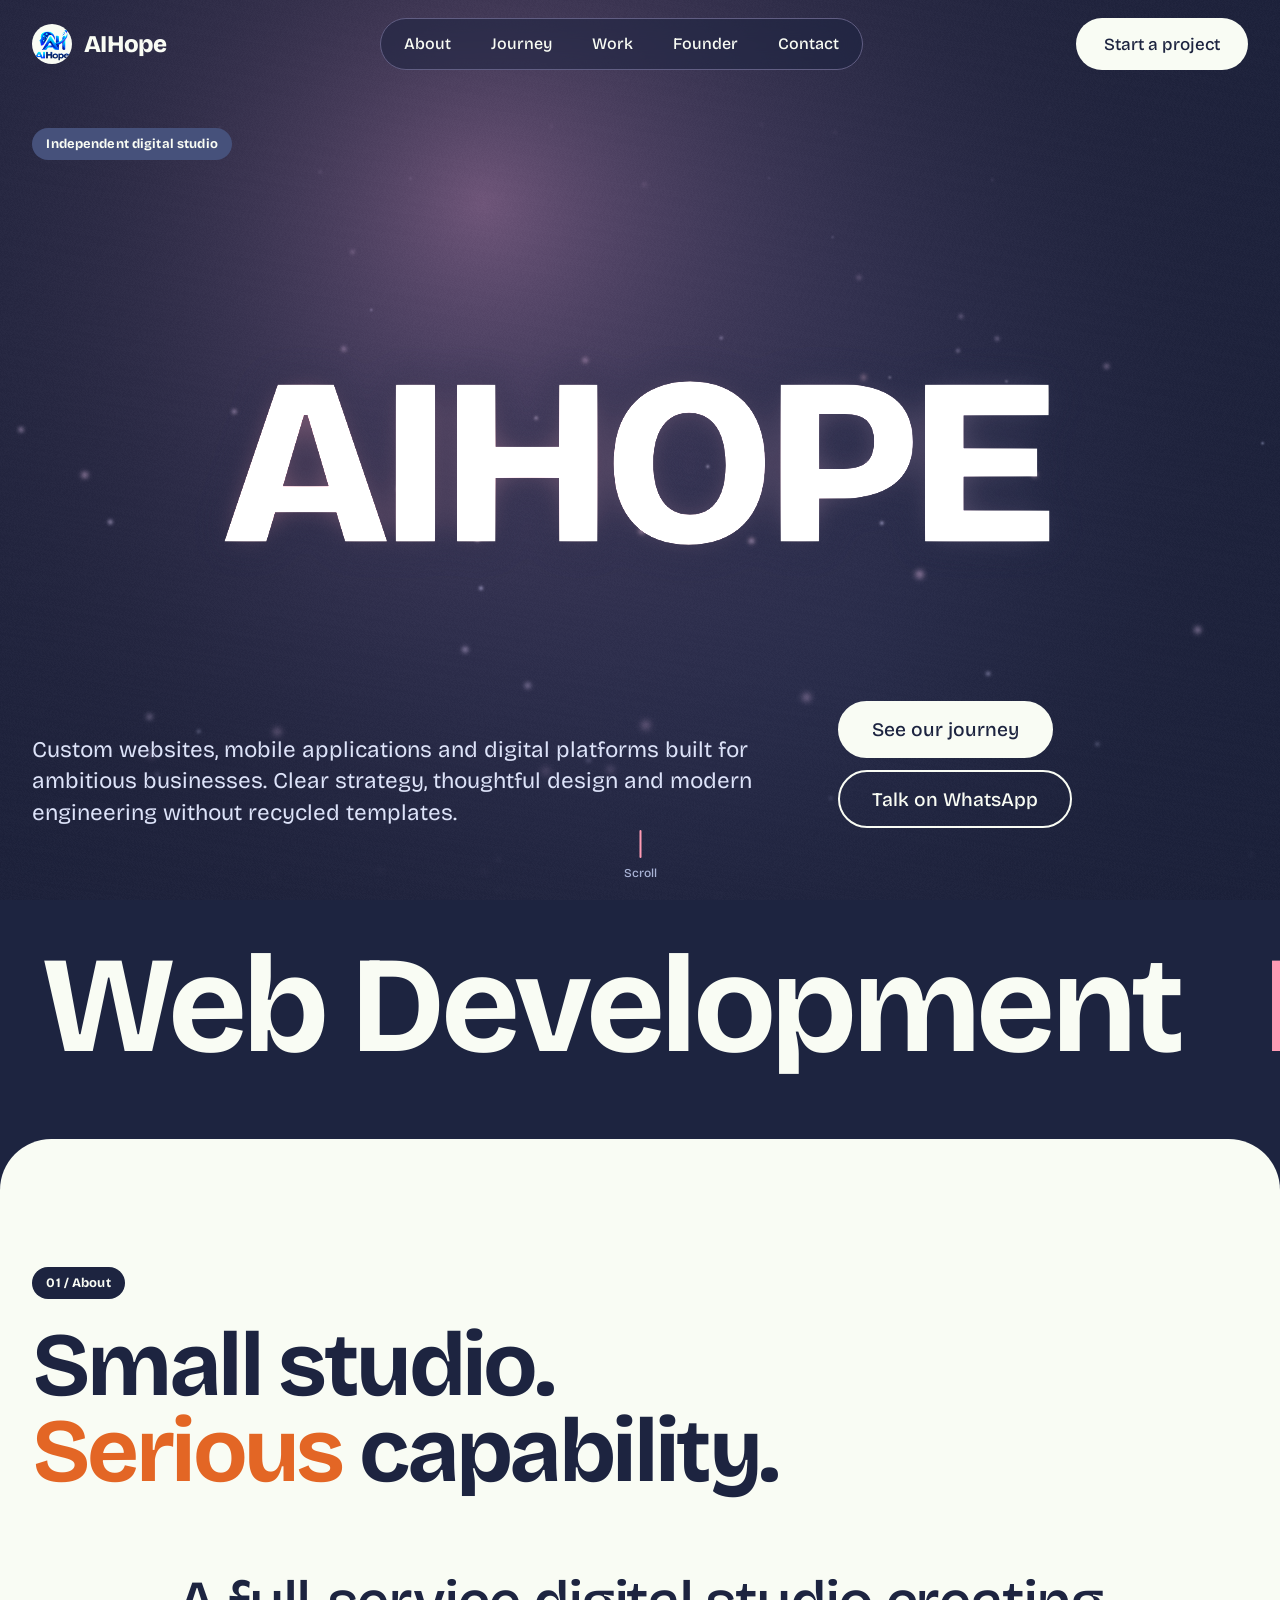
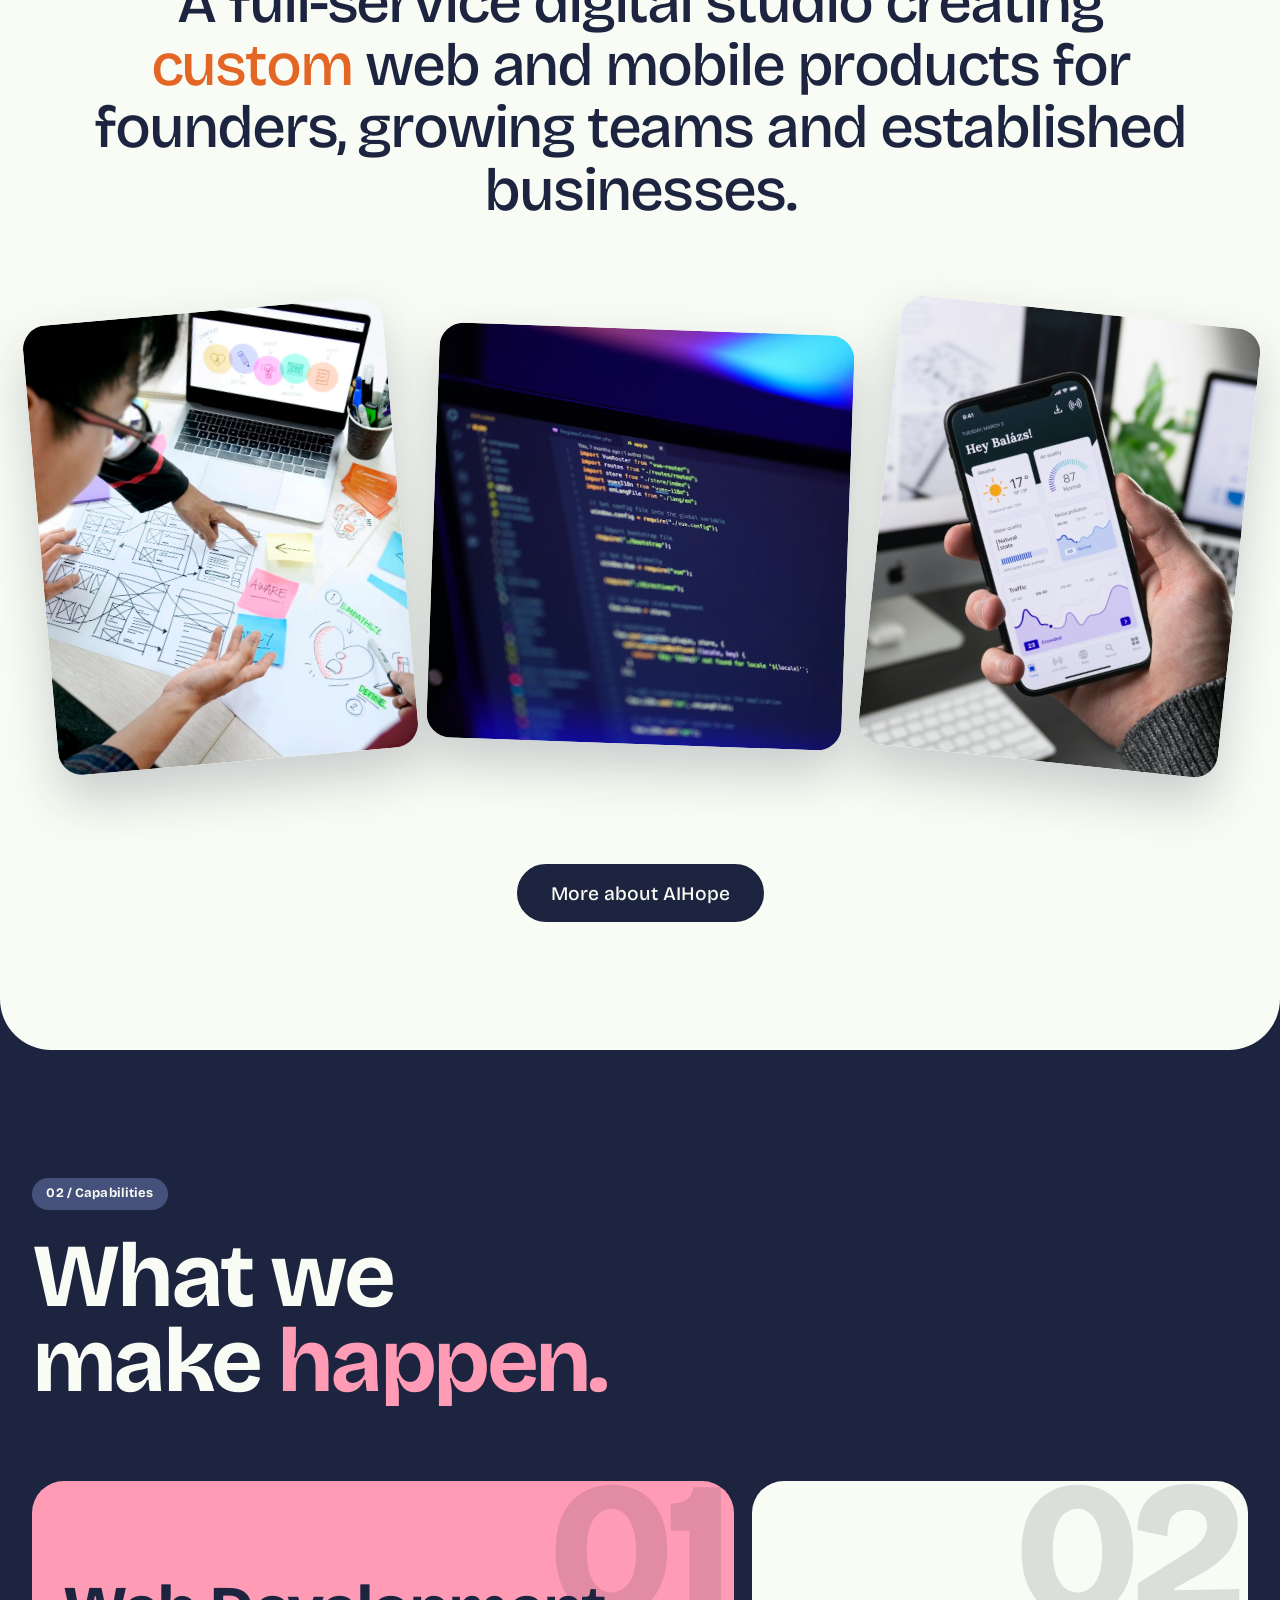
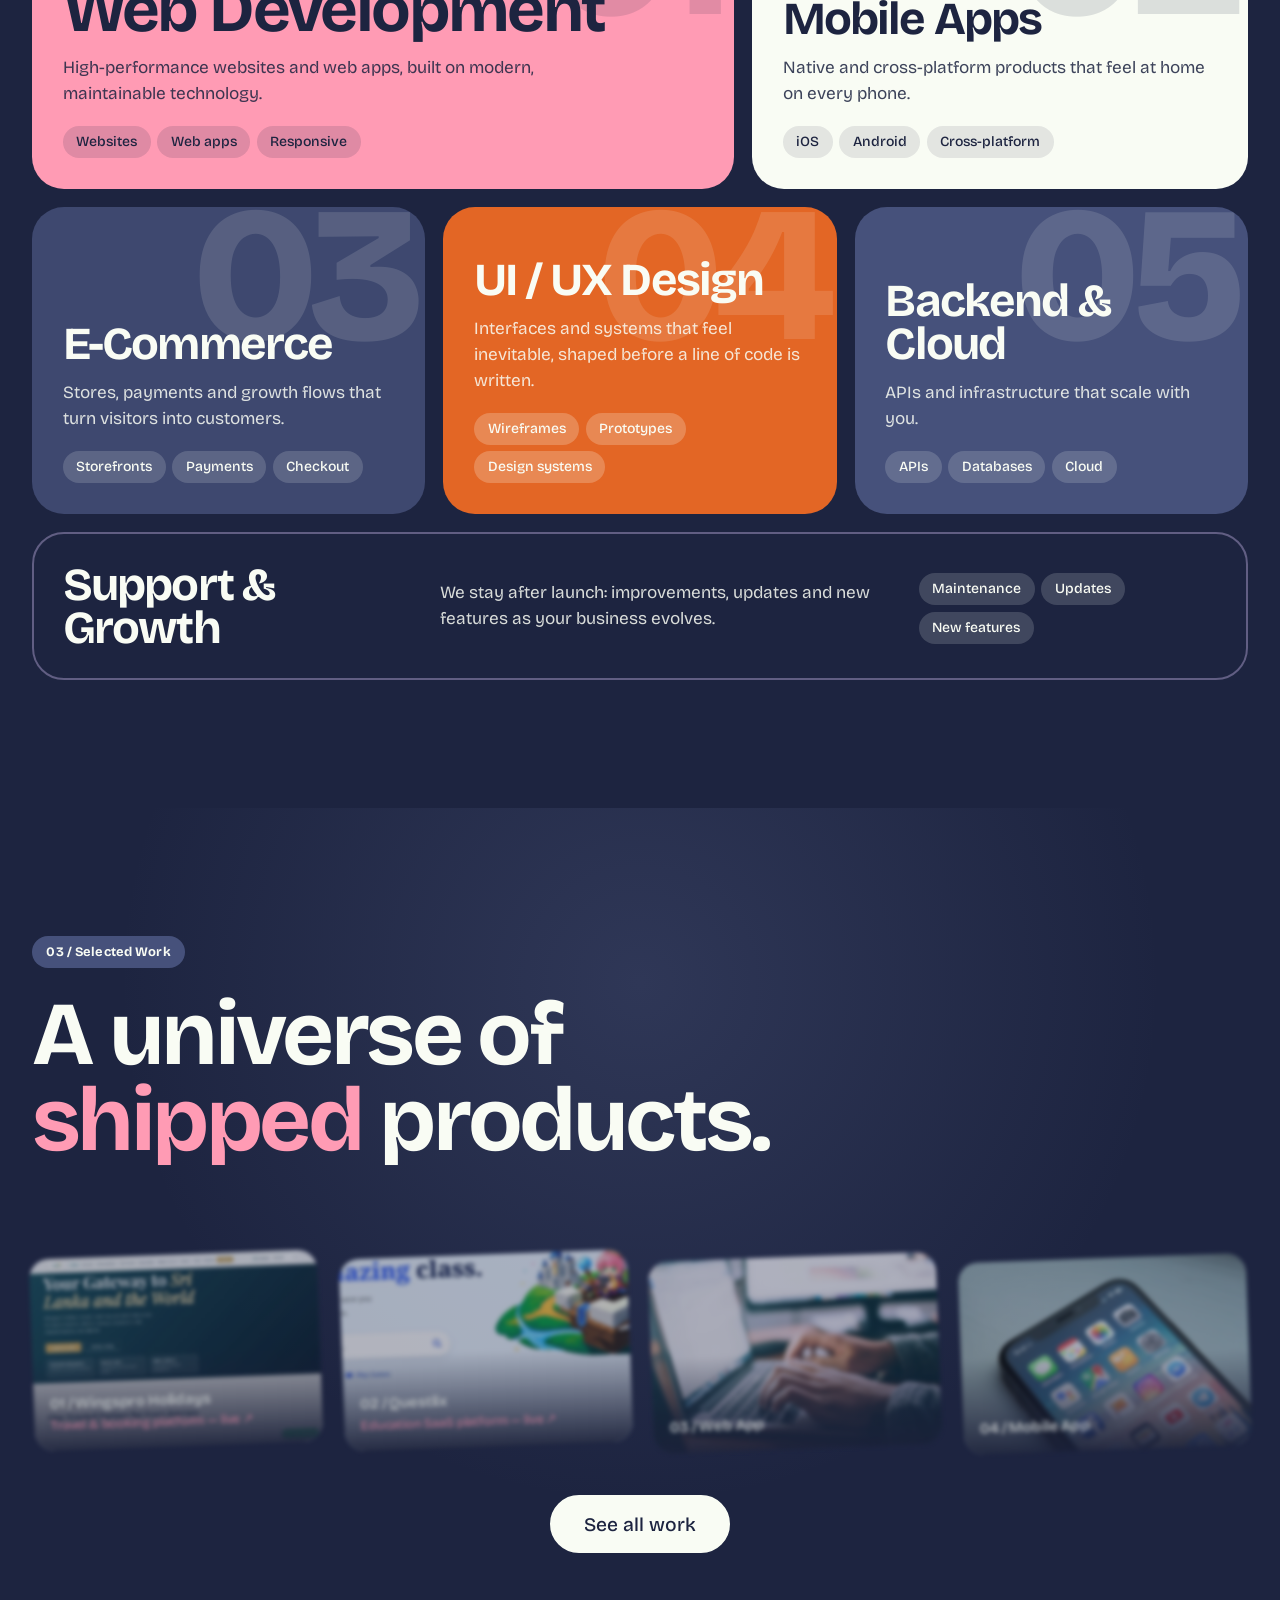
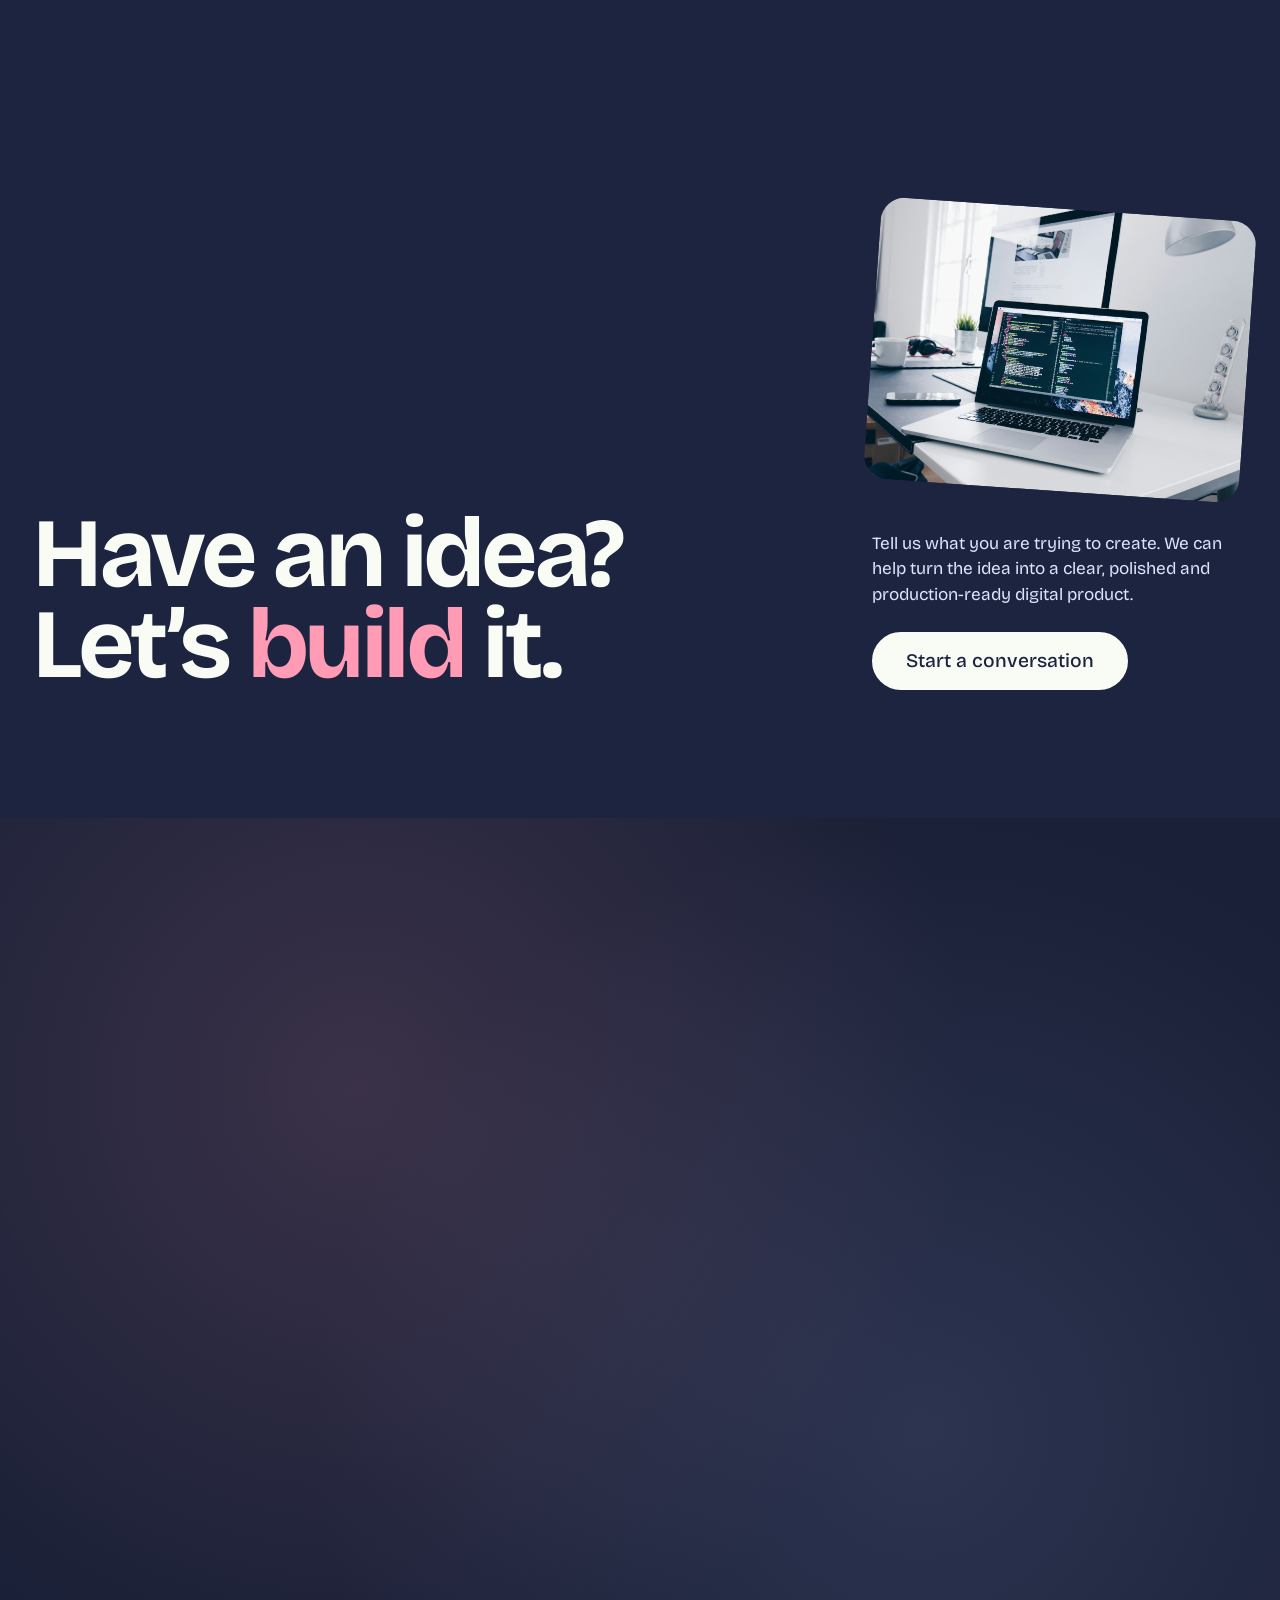
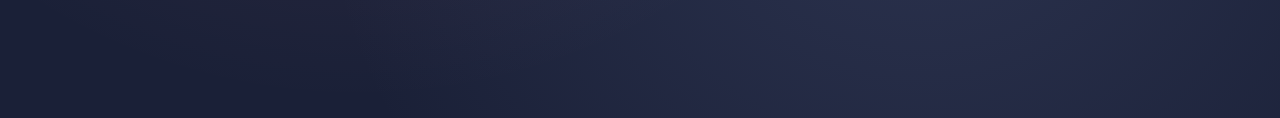
<file: index.html>
<!DOCTYPE html>
<html lang="en">
<head>
  <meta charset="UTF-8">
  <meta name="viewport" content="width=device-width, initial-scale=1.0">

  <title>AIHope — Custom Web & Mobile Solutions</title>
  <link rel="icon" type="image/png" href="/favico.png">
  <link rel="shortcut icon" type="image/png" href="/favico.png">
  <link rel="apple-touch-icon" href="/favico.png">

  <meta name="description" content="AIHope builds custom websites, mobile apps, e-commerce platforms and digital products for modern businesses.">
  <meta name="robots" content="index,follow">

  <link rel="stylesheet" href="src/styles/app.css?v=7">
</head>
<body>

<header class="site-header" data-header>
  <div class="container nav">
    <a class="brand" href="index.html">
      <img src="favico.png" alt="AIHope logo">
      <span>AIHope</span>
    </a>

    <nav class="nav-links" aria-label="Main navigation">
      <a href="about.html">About</a>
      <a href="journey.html">Journey</a>
      <a href="work.html">Work</a>
      <a href="founder.html">Founder</a>
      <a href="contact.html">Contact</a>
    </nav>

    <div class="nav-right">
      <a class="nav-cta" href="https://wa.me/821094859943" target="_blank" rel="noopener noreferrer">
        Start a project
      </a>
      <button class="menu-btn" id="menuBtn" aria-label="Open menu" aria-expanded="false" aria-controls="mobileMenu"><span></span><span></span></button>
    </div>
  </div>
</header>

<nav class="mobile-menu" id="mobileMenu" aria-label="Menu">
  <a href="index.html" aria-current="page">Home</a>
  <a href="about.html">About</a>
  <a href="journey.html">Journey</a>
  <a href="work.html">Work</a>
  <a href="founder.html">Founder</a>
  <a href="contact.html">Contact</a>
  <a class="menu-small" href="https://wa.me/821094859943" target="_blank" rel="noopener noreferrer">Talk on WhatsApp ↗</a>
</nav>

<main id="top">

  <!-- SCENE 1 — opening -->
  <section class="hero">
    <h1 class="sr-only">AIHope — Custom Web &amp; Mobile Solutions</h1>
    <canvas data-s1-canvas></canvas>
    <div class="hero-word" aria-hidden="true">AIHOPE</div>
    <div class="container hero-overlay">
      <div class="hero-eyebrow" data-s1-eyebrow>Independent digital studio</div>
      <div class="hero-bottom">
        <p class="hero-lead" data-s1-lead>
          Custom websites, mobile applications and digital platforms built for
          ambitious businesses. Clear strategy, thoughtful design and modern
          engineering without recycled templates.
        </p>
        <div class="hero-actions" data-s1-actions>
          <a class="btn btn-solid" href="journey.html">See our journey</a>
          <a class="btn" href="https://wa.me/821094859943" target="_blank" rel="noopener noreferrer">Talk on WhatsApp</a>
        </div>
      </div>
    </div>
    <div class="scroll-cue" aria-hidden="true"><span></span>Scroll</div>
  </section>

  <div class="marquee" aria-hidden="true">
    <div class="marquee-track">
      <span>Web Development</span><span>Mobile Apps</span><span>UI / UX</span>
      <span>E-Commerce</span><span>Cloud & Backend</span><span>Product Strategy</span>
      <span>Web Development</span><span>Mobile Apps</span><span>UI / UX</span>
      <span>E-Commerce</span><span>Cloud & Backend</span><span>Product Strategy</span>
    </div>
  </div>

  <section class="section is-light" id="about">
    <div class="container">
      <div class="section-head">
        <div class="section-kicker">01 / About</div>
        <h2 class="section-title">Small studio.<br><span class="accent">Serious</span> capability.</h2>
      </div>

      <p class="about-statement">
        A full-service digital studio creating <span class="accent">custom</span> web
        and mobile products for founders, growing teams and established businesses.
      </p>

      <div class="about-collage">
        <img src="public/images/studio-wireframing.jpg" alt="Hands sketching wireframes on paper beside a laptop and sticky notes" width="1400" height="933" loading="lazy">
        <img src="public/images/studio-code.jpg" alt="Laptop screen showing colourful source code" width="1400" height="933" loading="lazy">
        <img src="public/images/studio-mobile.jpg" alt="Hand holding a phone with a dashboard app in front of a desktop design" width="1400" height="1050" loading="lazy">
      </div>

      <div class="section-cta"><a class="btn btn-solid" href="about.html">More about AIHope</a></div>
    </div>
  </section>

  <!-- Capabilities: a static bento grid, no pinning or scripted scroll -->
  <section class="section" id="capabilities">
    <div class="container">
      <div class="section-head">
        <div class="section-kicker">02 / Capabilities</div>
        <h2 class="section-title">What we<br>make <span class="accent">happen.</span></h2>
      </div>
      <div class="cap-grid">
        <article class="cap-card">
          <span class="cap-num" aria-hidden="true">01</span>
          <h3>Web Development</h3>
          <p>High-performance websites and web apps, built on modern, maintainable technology.</p>
          <ul class="cap-chips"><li>Websites</li><li>Web apps</li><li>Responsive</li></ul>
        </article>
        <article class="cap-card">
          <span class="cap-num" aria-hidden="true">02</span>
          <h3>Mobile Apps</h3>
          <p>Native and cross-platform products that feel at home on every phone.</p>
          <ul class="cap-chips"><li>iOS</li><li>Android</li><li>Cross-platform</li></ul>
        </article>
        <article class="cap-card">
          <span class="cap-num" aria-hidden="true">03</span>
          <h3>E-Commerce</h3>
          <p>Stores, payments and growth flows that turn visitors into customers.</p>
          <ul class="cap-chips"><li>Storefronts</li><li>Payments</li><li>Checkout</li></ul>
        </article>
        <article class="cap-card">
          <span class="cap-num" aria-hidden="true">04</span>
          <h3>UI / UX Design</h3>
          <p>Interfaces and systems that feel inevitable, shaped before a line of code is written.</p>
          <ul class="cap-chips"><li>Wireframes</li><li>Prototypes</li><li>Design systems</li></ul>
        </article>
        <article class="cap-card">
          <span class="cap-num" aria-hidden="true">05</span>
          <h3>Backend &amp; Cloud</h3>
          <p>APIs and infrastructure that scale with you.</p>
          <ul class="cap-chips"><li>APIs</li><li>Databases</li><li>Cloud</li></ul>
        </article>
        <article class="cap-card">
          <span class="cap-num" aria-hidden="true">06</span>
          <h3>Support &amp; Growth</h3>
          <p>We stay after launch: improvements, updates and new features as your business evolves.</p>
          <ul class="cap-chips"><li>Maintenance</li><li>Updates</li><li>New features</li></ul>
        </article>
      </div>
    </div>
  </section>

  <!-- SCENE 4 — project gallery -->
  <section class="gallery" id="work" data-s4>
    <canvas class="gallery-plate" data-s4-canvas></canvas>
    <div class="container" style="position:relative;z-index:1">
      <div class="section-head">
        <div class="section-kicker">03 / Selected Work</div>
        <h2 class="section-title">A universe of<br><span class="accent">shipped</span> products.</h2>
      </div>
      <div class="project-grid" data-s4-grid data-limit="4"></div>
      <div class="section-cta"><a class="btn btn-solid" href="work.html">See all work</a></div>
    </div>
  </section>

  <section class="contact">
    <div class="container contact-grid">
      <h2>Have an idea?<br>Let’s <span class="accent">build</span> it.</h2>
      <div class="contact-side">
        <img class="contact-media" src="public/images/contact-desk.jpg" alt="Laptop with code on a bright, tidy desk" width="1400" height="932" loading="lazy">
        <p>Tell us what you are trying to create. We can help turn the idea into a clear, polished and production-ready digital product.</p>
        <a class="btn btn-solid" href="https://wa.me/821094859943" target="_blank" rel="noopener noreferrer">Start a conversation</a>
      </div>
    </div>
  </section>

  <!-- SCENE 6 — finale -->
  <section class="finale" data-s6>
    <canvas data-s6-canvas></canvas>
    <h2 class="finale-word-fallback" data-s6-fallback>AIHOPE</h2>
    <p class="finale-quote" data-s6-quote>
      "Good ideas deserve better digital experiences — that's the whole reason AIHope exists."
    </p>
    <div class="container finale-row" data-s6-row>
      <span>© 2026 AIHope — Custom Web &amp; Mobile Solutions</span>
      <div class="finale-socials">
        <a href="https://wa.me/821094859943" target="_blank" rel="noopener noreferrer">WhatsApp</a>
        <a href="founder.html">Founder</a>
        <a href="#top">Back to top</a>
      </div>
    </div>
  </section>

</main>

<script type="module" src="src/main.js?v=7"></script>
</body>
</html>
</file>
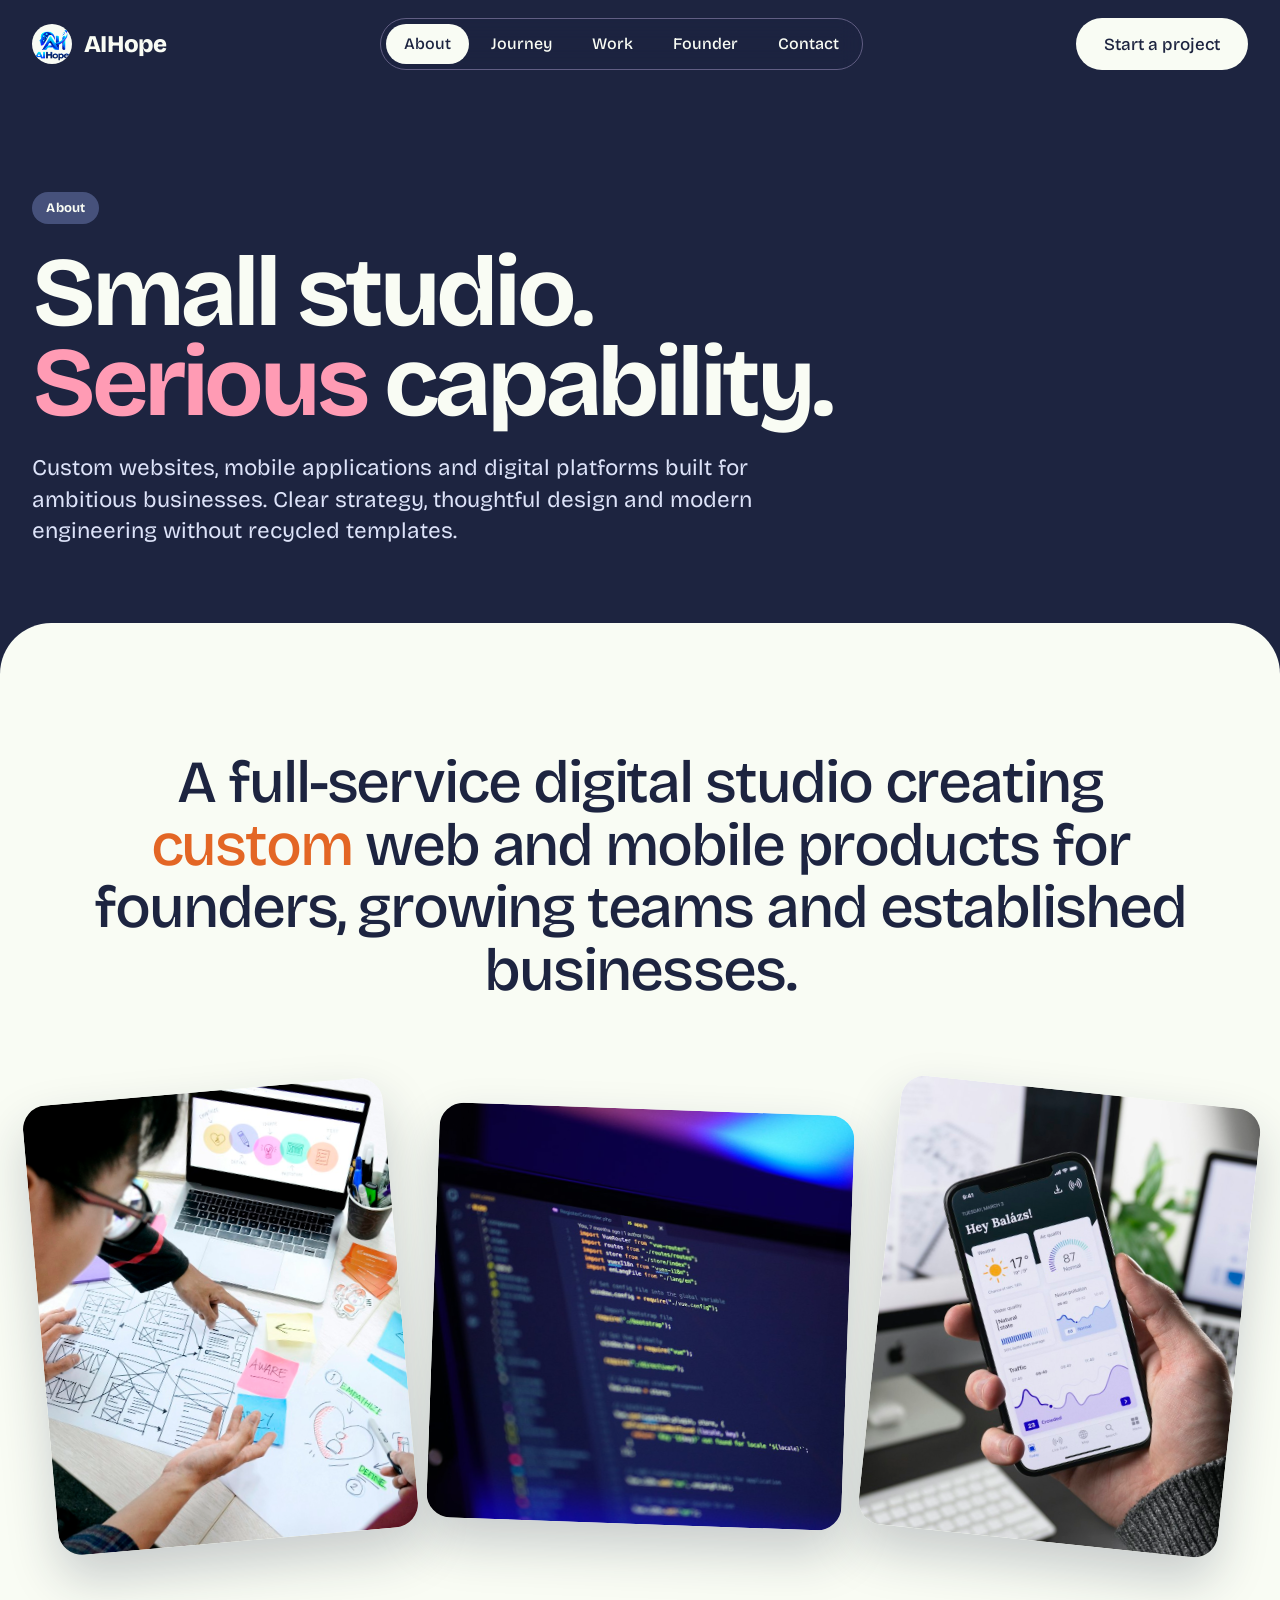
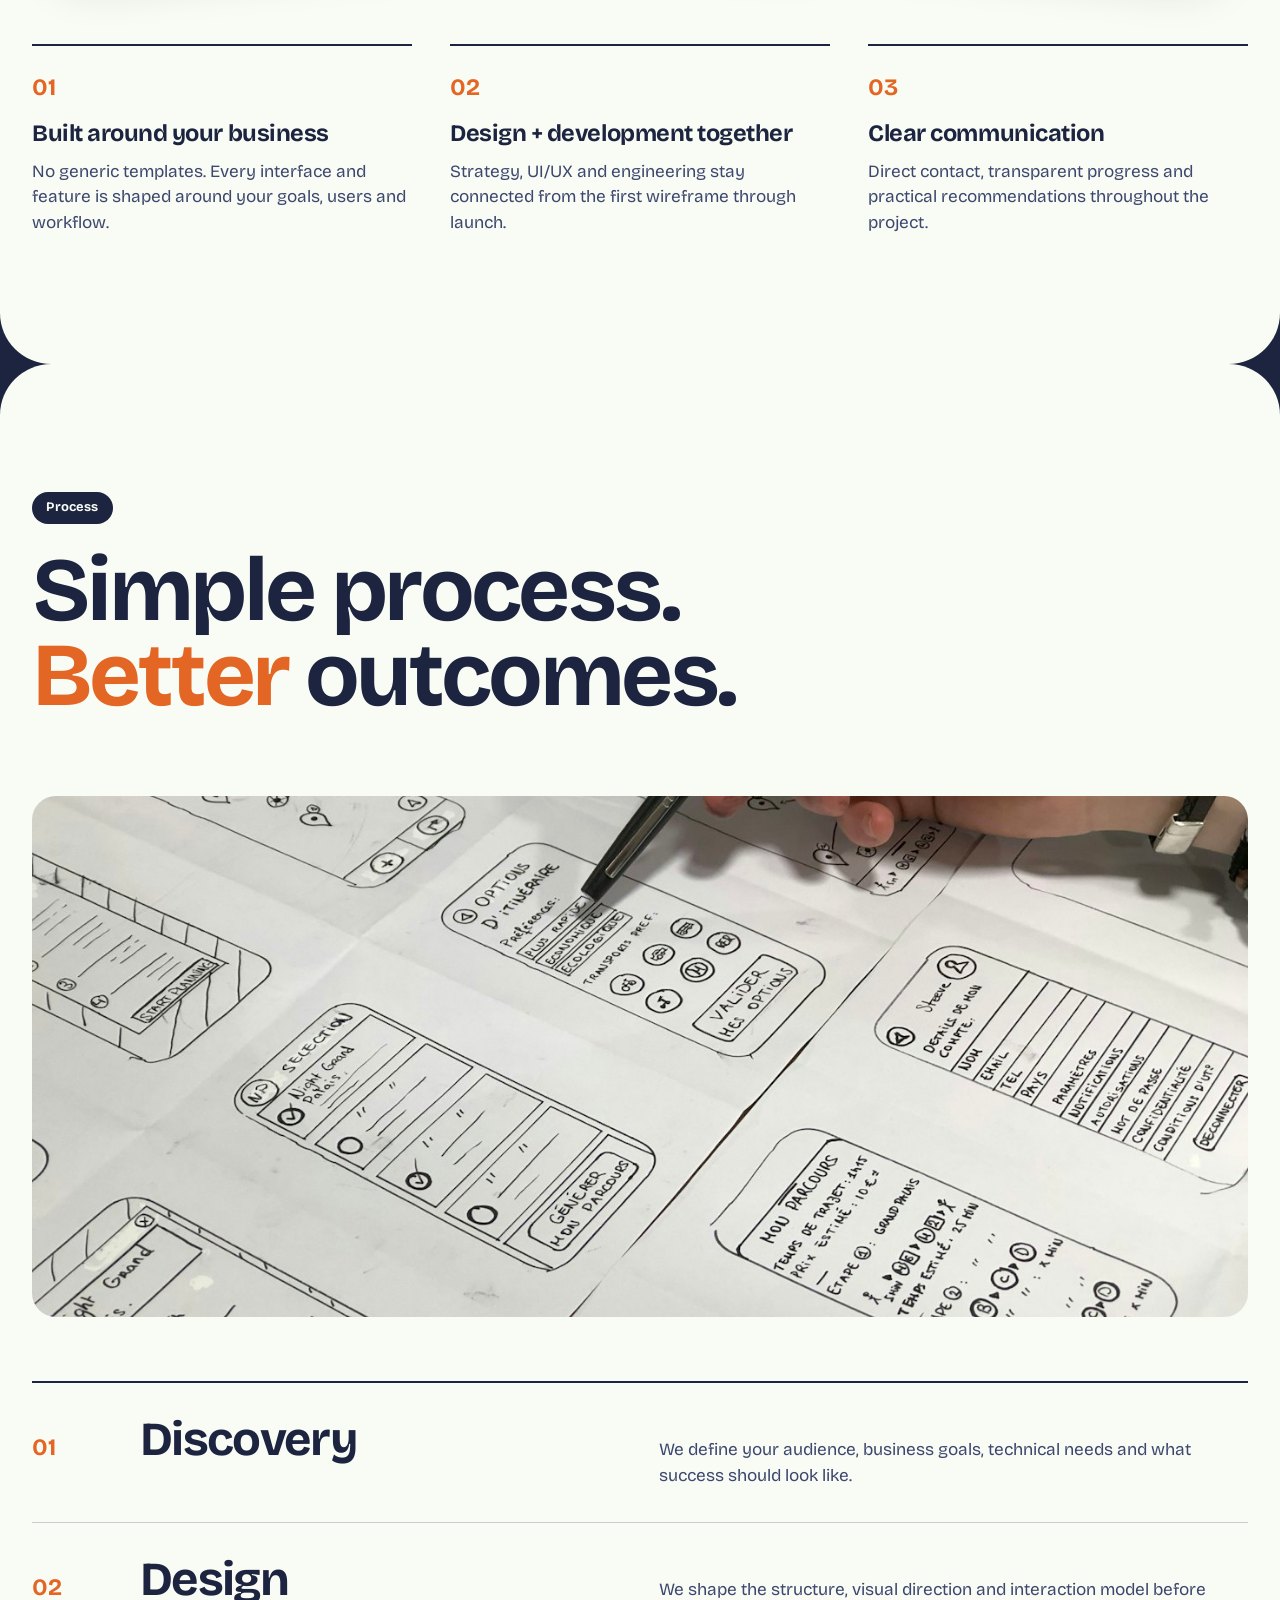
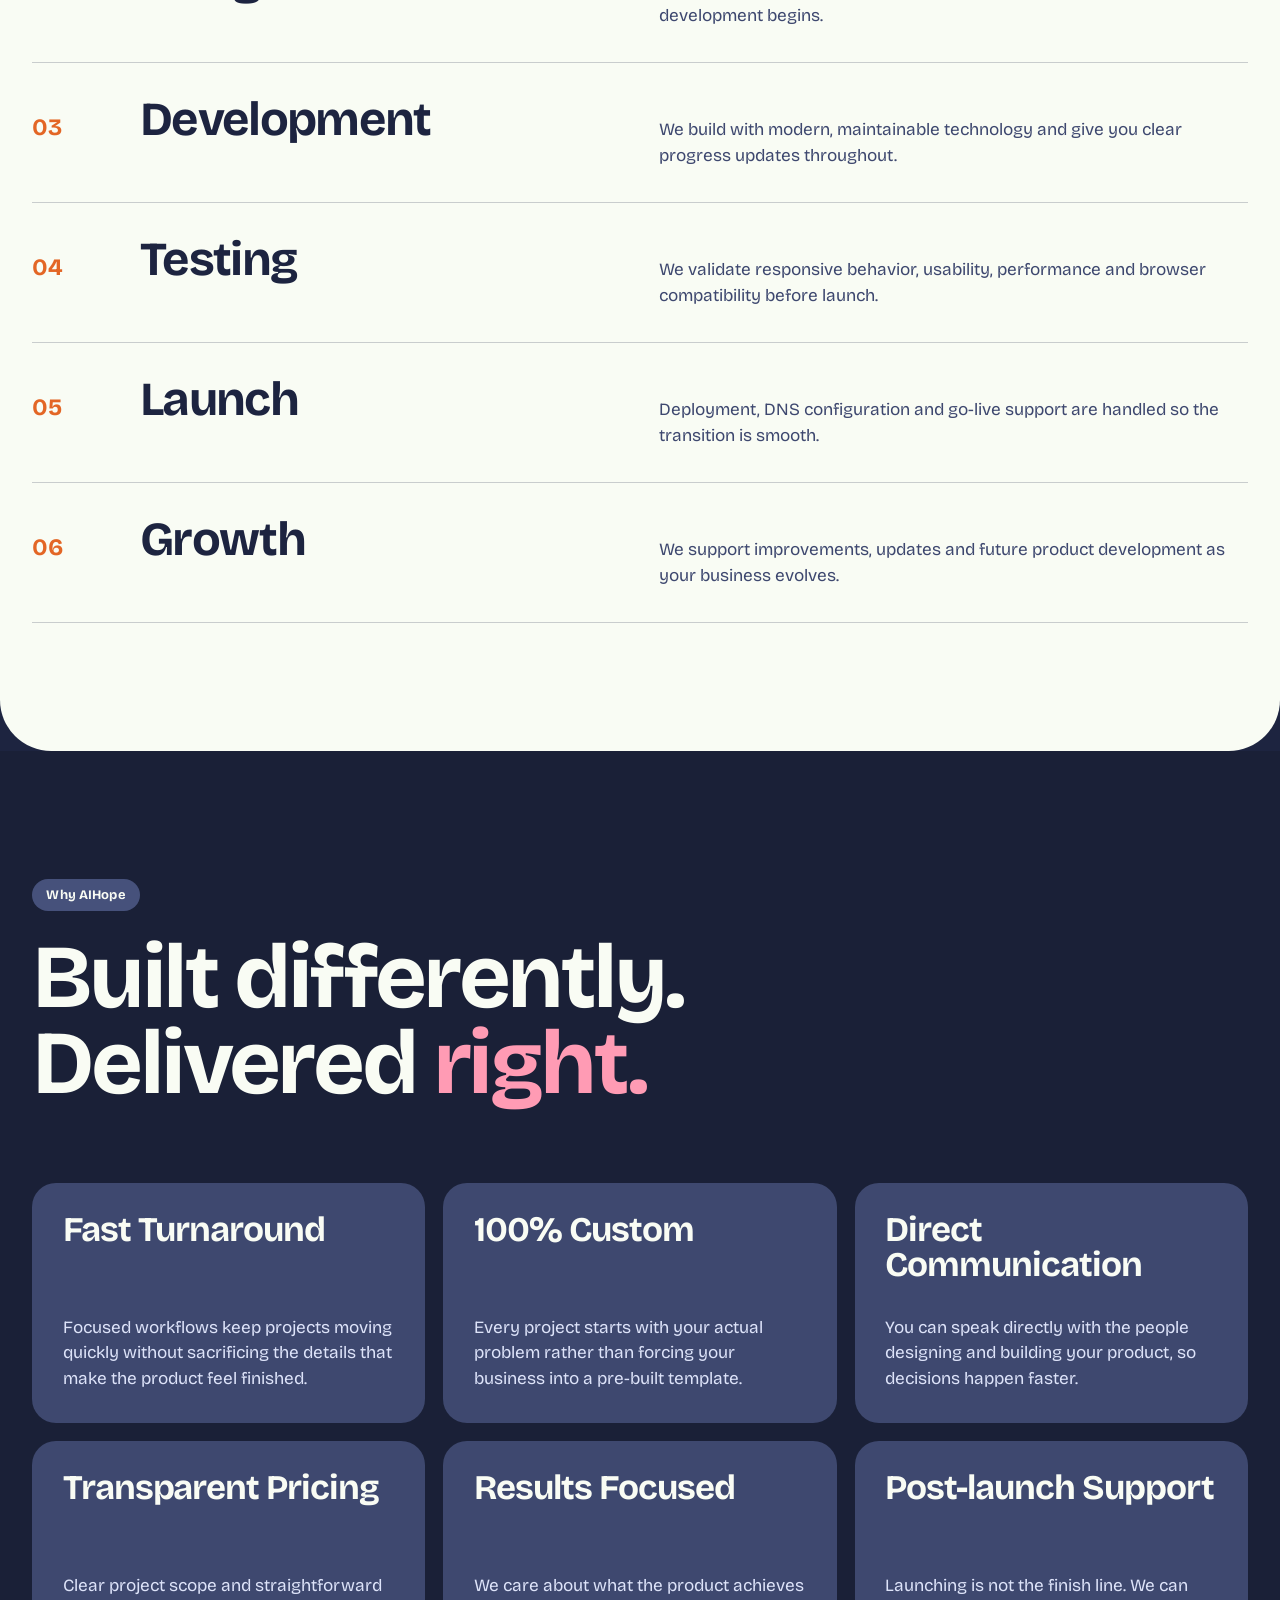
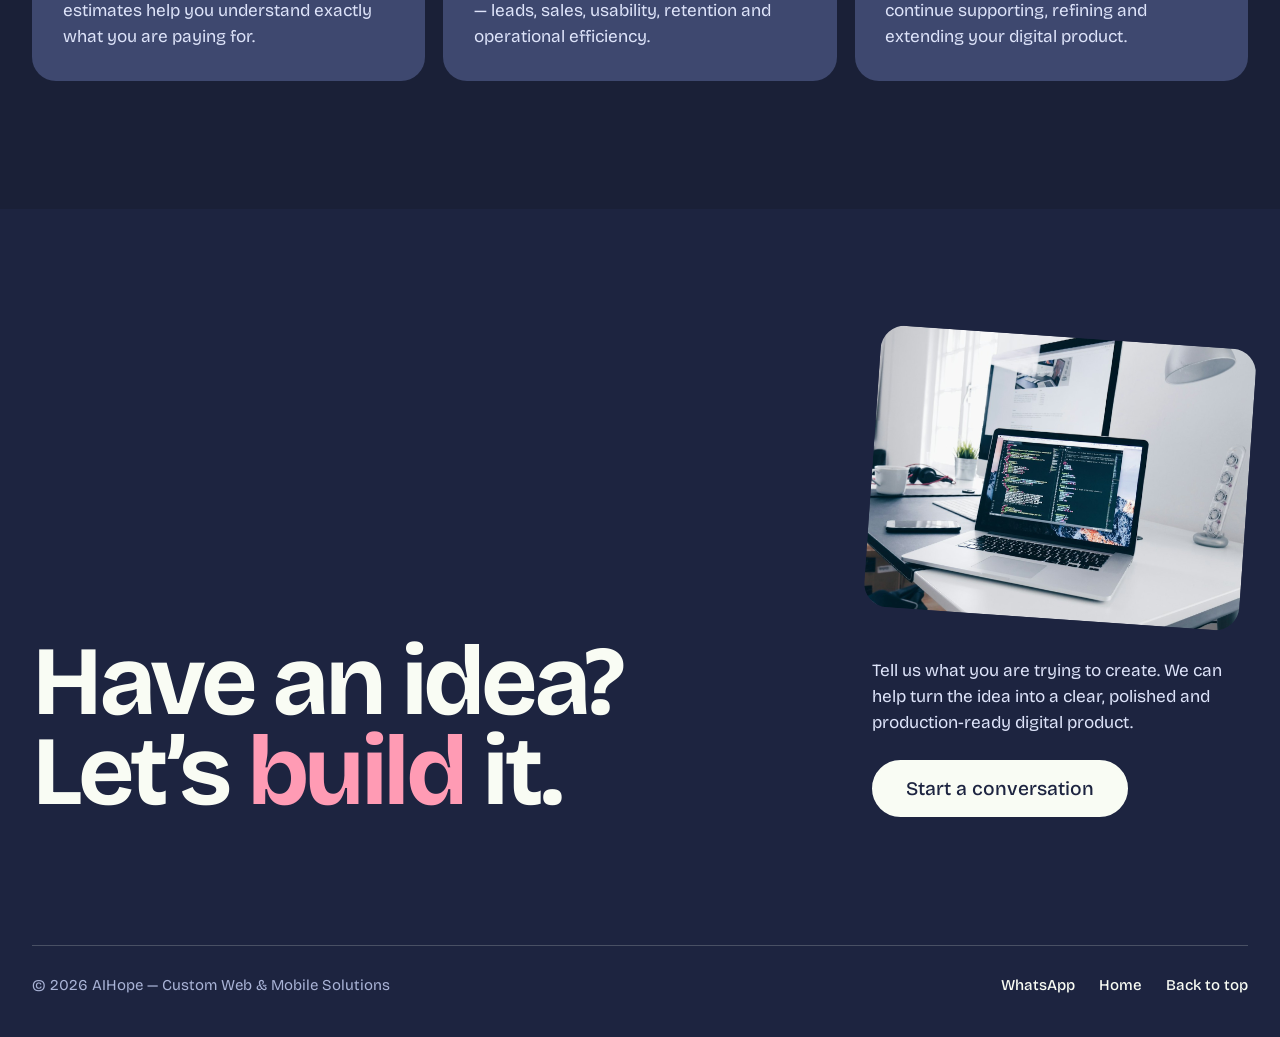
<file: about.html>
<!DOCTYPE html>
<html lang="en">
<head>
  <meta charset="UTF-8">
  <meta name="viewport" content="width=device-width, initial-scale=1.0">

  <title>About — AIHope</title>
  <link rel="icon" type="image/png" href="/favico.png">
  <link rel="shortcut icon" type="image/png" href="/favico.png">
  <link rel="apple-touch-icon" href="/favico.png">

  <meta name="description" content="AIHope is a full-service digital studio creating custom web and mobile products for founders, growing teams and established businesses.">
  <meta name="robots" content="index,follow">

  <link rel="stylesheet" href="src/styles/app.css?v=7">
</head>
<body>

<header class="site-header" data-header>
  <div class="container nav">
    <a class="brand" href="index.html">
      <img src="favico.png" alt="AIHope logo">
      <span>AIHope</span>
    </a>

    <nav class="nav-links" aria-label="Main navigation">
      <a href="about.html" aria-current="page">About</a>
      <a href="journey.html">Journey</a>
      <a href="work.html">Work</a>
      <a href="founder.html">Founder</a>
      <a href="contact.html">Contact</a>
    </nav>

    <div class="nav-right">
      <a class="nav-cta" href="https://wa.me/821094859943" target="_blank" rel="noopener noreferrer">
        Start a project
      </a>
      <button class="menu-btn" id="menuBtn" aria-label="Open menu" aria-expanded="false" aria-controls="mobileMenu"><span></span><span></span></button>
    </div>
  </div>
</header>

<nav class="mobile-menu" id="mobileMenu" aria-label="Menu">
  <a href="index.html">Home</a>
  <a href="about.html" aria-current="page">About</a>
  <a href="journey.html">Journey</a>
  <a href="work.html">Work</a>
  <a href="founder.html">Founder</a>
  <a href="contact.html">Contact</a>
  <a class="menu-small" href="https://wa.me/821094859943" target="_blank" rel="noopener noreferrer">Talk on WhatsApp ↗</a>
</nav>

<main id="top">

  <section class="page-hero">
    <div class="container">
      <div class="section-kicker">About</div>
      <h1>Small studio.<br><span class="accent">Serious</span> capability.</h1>
      <p class="page-lead">Custom websites, mobile applications and digital platforms built for ambitious businesses. Clear strategy, thoughtful design and modern engineering without recycled templates.</p>
    </div>
  </section>

  <section class="section is-light">
    <div class="container">

      <p class="about-statement">
        A full-service digital studio creating <span class="accent">custom</span> web
        and mobile products for founders, growing teams and established businesses.
      </p>

      <div class="about-collage">
        <img src="public/images/studio-wireframing.jpg" alt="Hands sketching wireframes on paper beside a laptop and sticky notes" width="1400" height="933" loading="lazy">
        <img src="public/images/studio-code.jpg" alt="Laptop screen showing colourful source code" width="1400" height="933" loading="lazy">
        <img src="public/images/studio-mobile.jpg" alt="Hand holding a phone with a dashboard app in front of a desktop design" width="1400" height="1050" loading="lazy">
      </div>

      <div class="about-stack">
        <div class="about-item">
          <div class="about-num">01</div>
          <h3>Built around your business</h3>
          <p>No generic templates. Every interface and feature is shaped around your goals, users and workflow.</p>
        </div>
        <div class="about-item">
          <div class="about-num">02</div>
          <h3>Design + development together</h3>
          <p>Strategy, UI/UX and engineering stay connected from the first wireframe through launch.</p>
        </div>
        <div class="about-item">
          <div class="about-num">03</div>
          <h3>Clear communication</h3>
          <p>Direct contact, transparent progress and practical recommendations throughout the project.</p>
        </div>
      </div>
    </div>
  </section>

  <section class="section is-light" id="process">
    <div class="container">
      <div class="section-head">
        <div class="section-kicker">Process</div>
        <h2 class="section-title">Simple process.<br><span class="accent">Better</span> outcomes.</h2>
      </div>
      <img class="process-media" src="public/images/process-sketches.jpg" alt="Pen marking up hand-drawn mobile app wireframes" width="1400" height="1050" loading="lazy">
      <div class="process-list">
        <div class="process-row"><div class="process-no">01</div><h3>Discovery</h3><p>We define your audience, business goals, technical needs and what success should look like.</p></div>
        <div class="process-row"><div class="process-no">02</div><h3>Design</h3><p>We shape the structure, visual direction and interaction model before development begins.</p></div>
        <div class="process-row"><div class="process-no">03</div><h3>Development</h3><p>We build with modern, maintainable technology and give you clear progress updates throughout.</p></div>
        <div class="process-row"><div class="process-no">04</div><h3>Testing</h3><p>We validate responsive behavior, usability, performance and browser compatibility before launch.</p></div>
        <div class="process-row"><div class="process-no">05</div><h3>Launch</h3><p>Deployment, DNS configuration and go-live support are handled so the transition is smooth.</p></div>
        <div class="process-row"><div class="process-no">06</div><h3>Growth</h3><p>We support improvements, updates and future product development as your business evolves.</p></div>
      </div>
    </div>
  </section>

  <section class="section is-deep" id="why">
    <div class="container">
      <div class="section-head">
        <div class="section-kicker">Why AIHope</div>
        <h2 class="section-title">Built differently.<br>Delivered <span class="accent">right.</span></h2>
      </div>
      <div class="why-wrap">
        <article class="why-card"><h3>Fast Turnaround</h3><p>Focused workflows keep projects moving quickly without sacrificing the details that make the product feel finished.</p></article>
        <article class="why-card"><h3>100% Custom</h3><p>Every project starts with your actual problem rather than forcing your business into a pre-built template.</p></article>
        <article class="why-card"><h3>Direct Communication</h3><p>You can speak directly with the people designing and building your product, so decisions happen faster.</p></article>
        <article class="why-card"><h3>Transparent Pricing</h3><p>Clear project scope and straightforward estimates help you understand exactly what you are paying for.</p></article>
        <article class="why-card"><h3>Results Focused</h3><p>We care about what the product achieves — leads, sales, usability, retention and operational efficiency.</p></article>
        <article class="why-card"><h3>Post-launch Support</h3><p>Launching is not the finish line. We can continue supporting, refining and extending your digital product.</p></article>
      </div>
    </div>
  </section>

  <section class="contact">
    <div class="container contact-grid">
      <h2>Have an idea?<br>Let’s <span class="accent">build</span> it.</h2>
      <div class="contact-side">
        <img class="contact-media" src="public/images/contact-desk.jpg" alt="Laptop with code on a bright, tidy desk" width="1400" height="932" loading="lazy">
        <p>Tell us what you are trying to create. We can help turn the idea into a clear, polished and production-ready digital product.</p>
        <a class="btn btn-solid" href="https://wa.me/821094859943" target="_blank" rel="noopener noreferrer">Start a conversation</a>
      </div>
    </div>
  </section>

  <footer class="site-footer">
    <div class="container">
      <span>© 2026 AIHope — Custom Web &amp; Mobile Solutions</span>
      <div class="finale-socials">
        <a href="https://wa.me/821094859943" target="_blank" rel="noopener noreferrer">WhatsApp</a>
        <a href="index.html">Home</a>
        <a href="#top">Back to top</a>
      </div>
    </div>
  </footer>

</main>

<script type="module" src="src/main.js?v=7"></script>
</body>
</html>
</file>
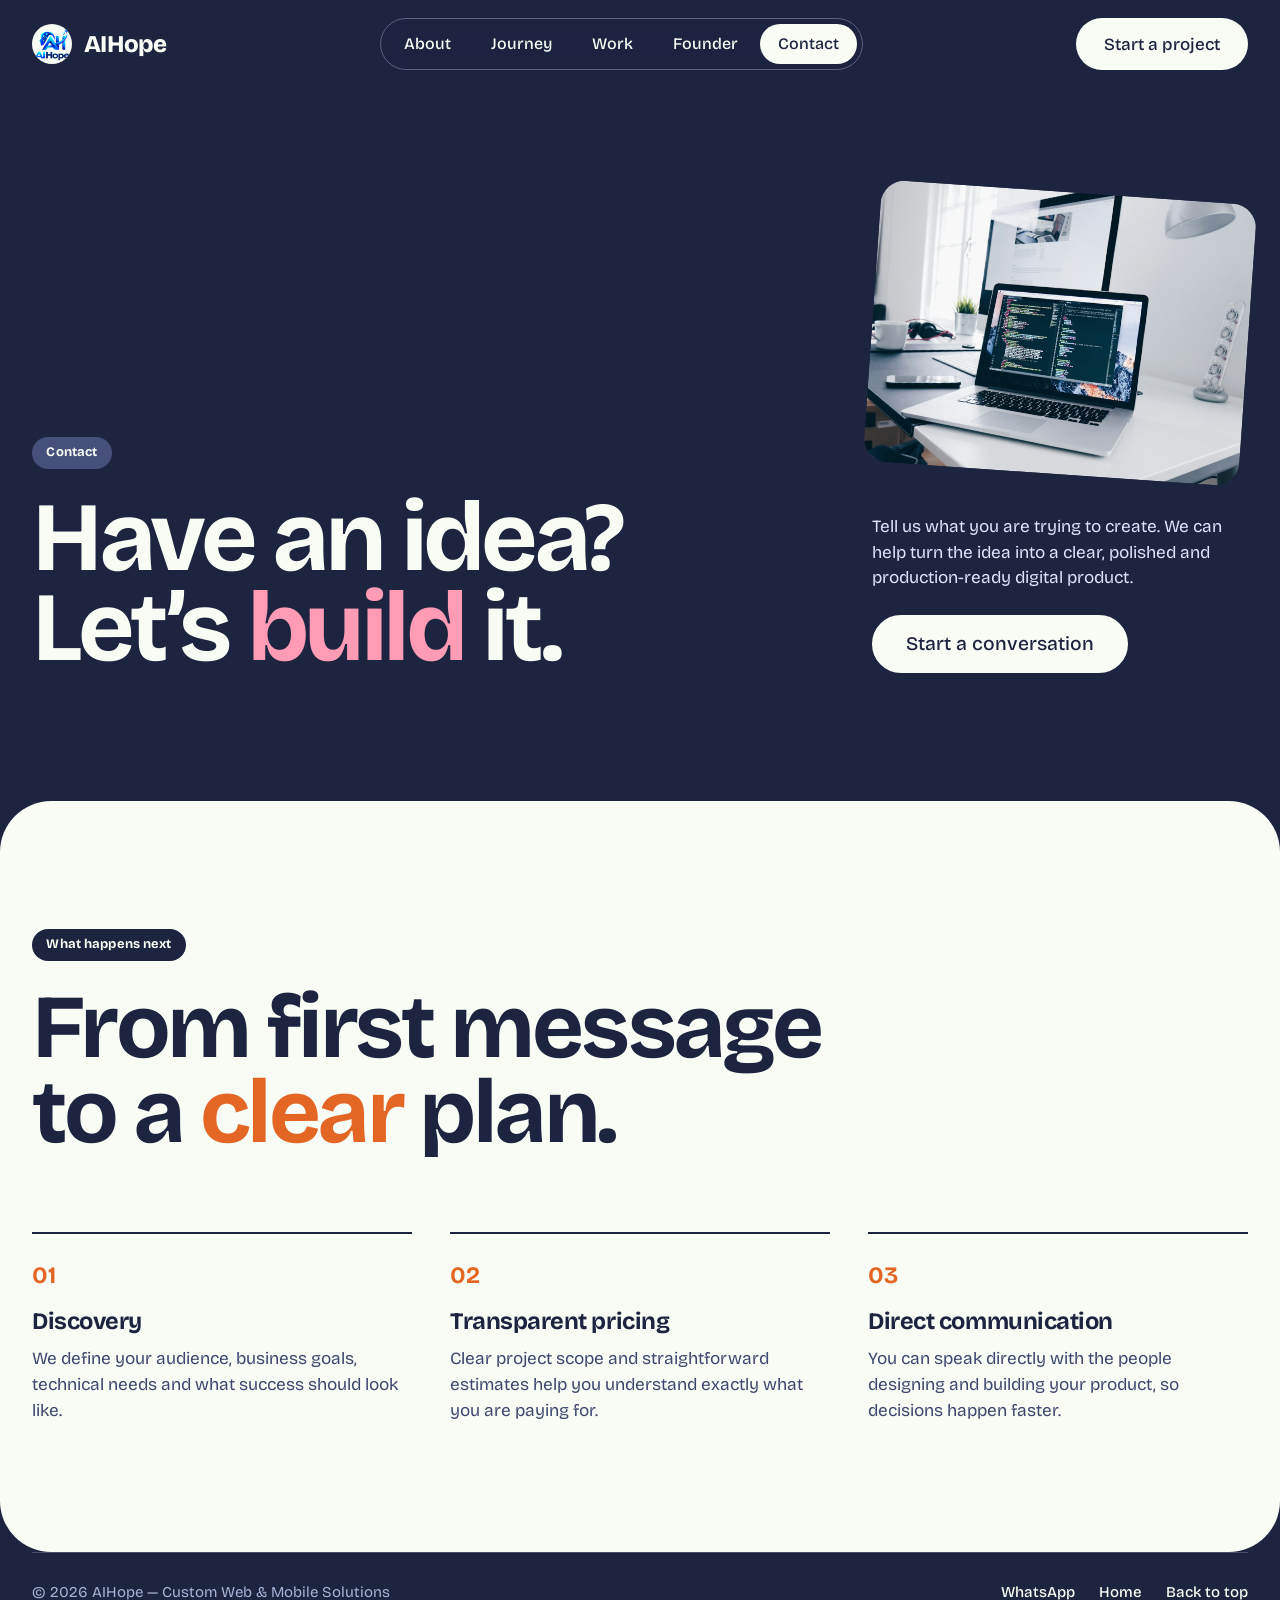
<file: contact.html>
<!DOCTYPE html>
<html lang="en">
<head>
  <meta charset="UTF-8">
  <meta name="viewport" content="width=device-width, initial-scale=1.0">

  <title>Contact — AIHope</title>
  <link rel="icon" type="image/png" href="/favico.png">
  <link rel="shortcut icon" type="image/png" href="/favico.png">
  <link rel="apple-touch-icon" href="/favico.png">

  <meta name="description" content="Start a conversation with AIHope about your website, mobile app or digital product.">
  <meta name="robots" content="index,follow">

  <link rel="stylesheet" href="src/styles/app.css?v=7">
</head>
<body>

<header class="site-header" data-header>
  <div class="container nav">
    <a class="brand" href="index.html">
      <img src="favico.png" alt="AIHope logo">
      <span>AIHope</span>
    </a>

    <nav class="nav-links" aria-label="Main navigation">
      <a href="about.html">About</a>
      <a href="journey.html">Journey</a>
      <a href="work.html">Work</a>
      <a href="founder.html">Founder</a>
      <a href="contact.html" aria-current="page">Contact</a>
    </nav>

    <div class="nav-right">
      <a class="nav-cta" href="https://wa.me/821094859943" target="_blank" rel="noopener noreferrer">
        Start a project
      </a>
      <button class="menu-btn" id="menuBtn" aria-label="Open menu" aria-expanded="false" aria-controls="mobileMenu"><span></span><span></span></button>
    </div>
  </div>
</header>

<nav class="mobile-menu" id="mobileMenu" aria-label="Menu">
  <a href="index.html">Home</a>
  <a href="about.html">About</a>
  <a href="journey.html">Journey</a>
  <a href="work.html">Work</a>
  <a href="founder.html">Founder</a>
  <a href="contact.html" aria-current="page">Contact</a>
  <a class="menu-small" href="https://wa.me/821094859943" target="_blank" rel="noopener noreferrer">Talk on WhatsApp ↗</a>
</nav>

<main id="top">

  <section class="contact is-page">
    <div class="container contact-grid">
      <div>
        <div class="section-kicker">Contact</div>
        <h1>Have an idea?<br>Let’s <span class="accent">build</span> it.</h1>
      </div>
      <div class="contact-side">
        <img class="contact-media" src="public/images/contact-desk.jpg" alt="Laptop with code on a bright, tidy desk" width="1400" height="932" loading="lazy">
        <p>Tell us what you are trying to create. We can help turn the idea into a clear, polished and production-ready digital product.</p>
        <a class="btn btn-solid" href="https://wa.me/821094859943" target="_blank" rel="noopener noreferrer">Start a conversation</a>
      </div>
    </div>
  </section>

  <section class="section is-light">
    <div class="container">
      <div class="section-head">
        <div class="section-kicker">What happens next</div>
        <h2 class="section-title">From first message<br>to a <span class="accent">clear</span> plan.</h2>
      </div>
      <div class="about-stack">
        <div class="about-item">
          <div class="about-num">01</div>
          <h3>Discovery</h3>
          <p>We define your audience, business goals, technical needs and what success should look like.</p>
        </div>
        <div class="about-item">
          <div class="about-num">02</div>
          <h3>Transparent pricing</h3>
          <p>Clear project scope and straightforward estimates help you understand exactly what you are paying for.</p>
        </div>
        <div class="about-item">
          <div class="about-num">03</div>
          <h3>Direct communication</h3>
          <p>You can speak directly with the people designing and building your product, so decisions happen faster.</p>
        </div>
      </div>
    </div>
  </section>

  <footer class="site-footer">
    <div class="container">
      <span>© 2026 AIHope — Custom Web &amp; Mobile Solutions</span>
      <div class="finale-socials">
        <a href="https://wa.me/821094859943" target="_blank" rel="noopener noreferrer">WhatsApp</a>
        <a href="index.html">Home</a>
        <a href="#top">Back to top</a>
      </div>
    </div>
  </footer>

</main>

<script type="module" src="src/main.js?v=7"></script>
</body>
</html>
</file>
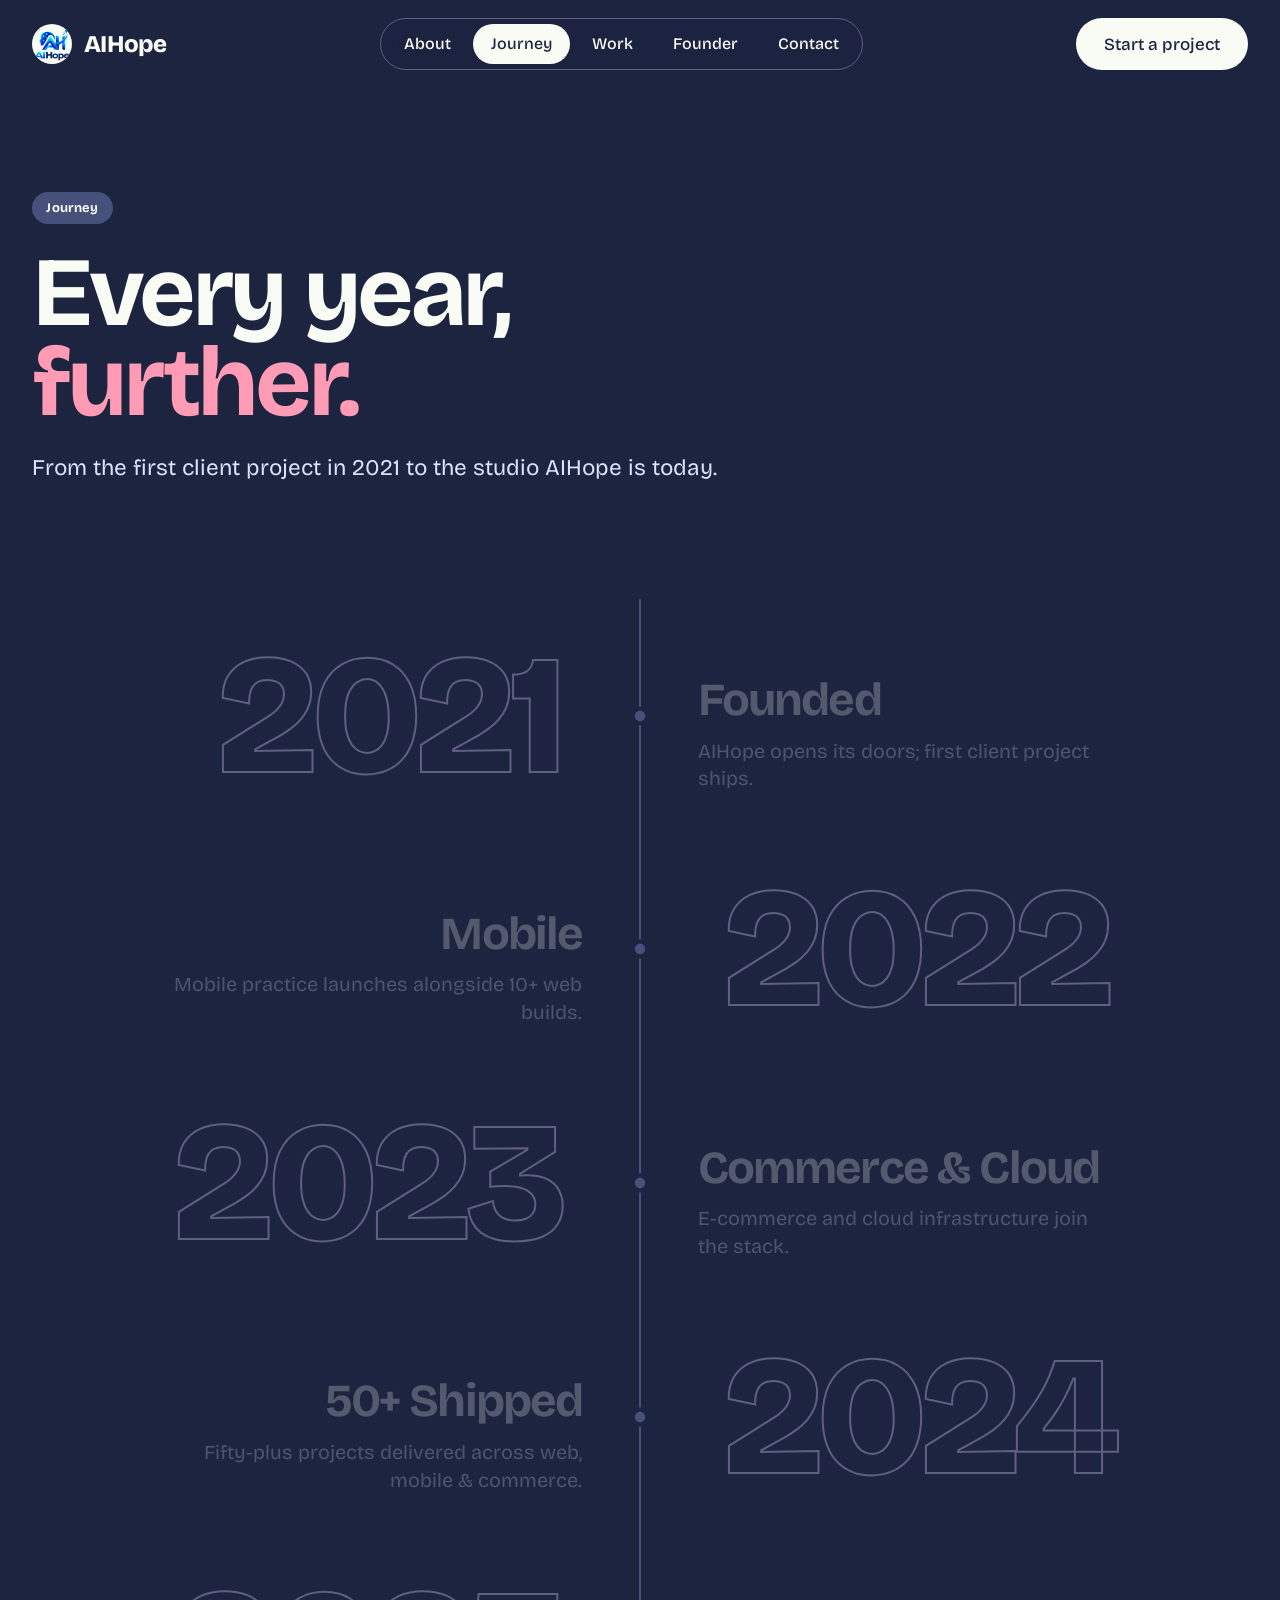
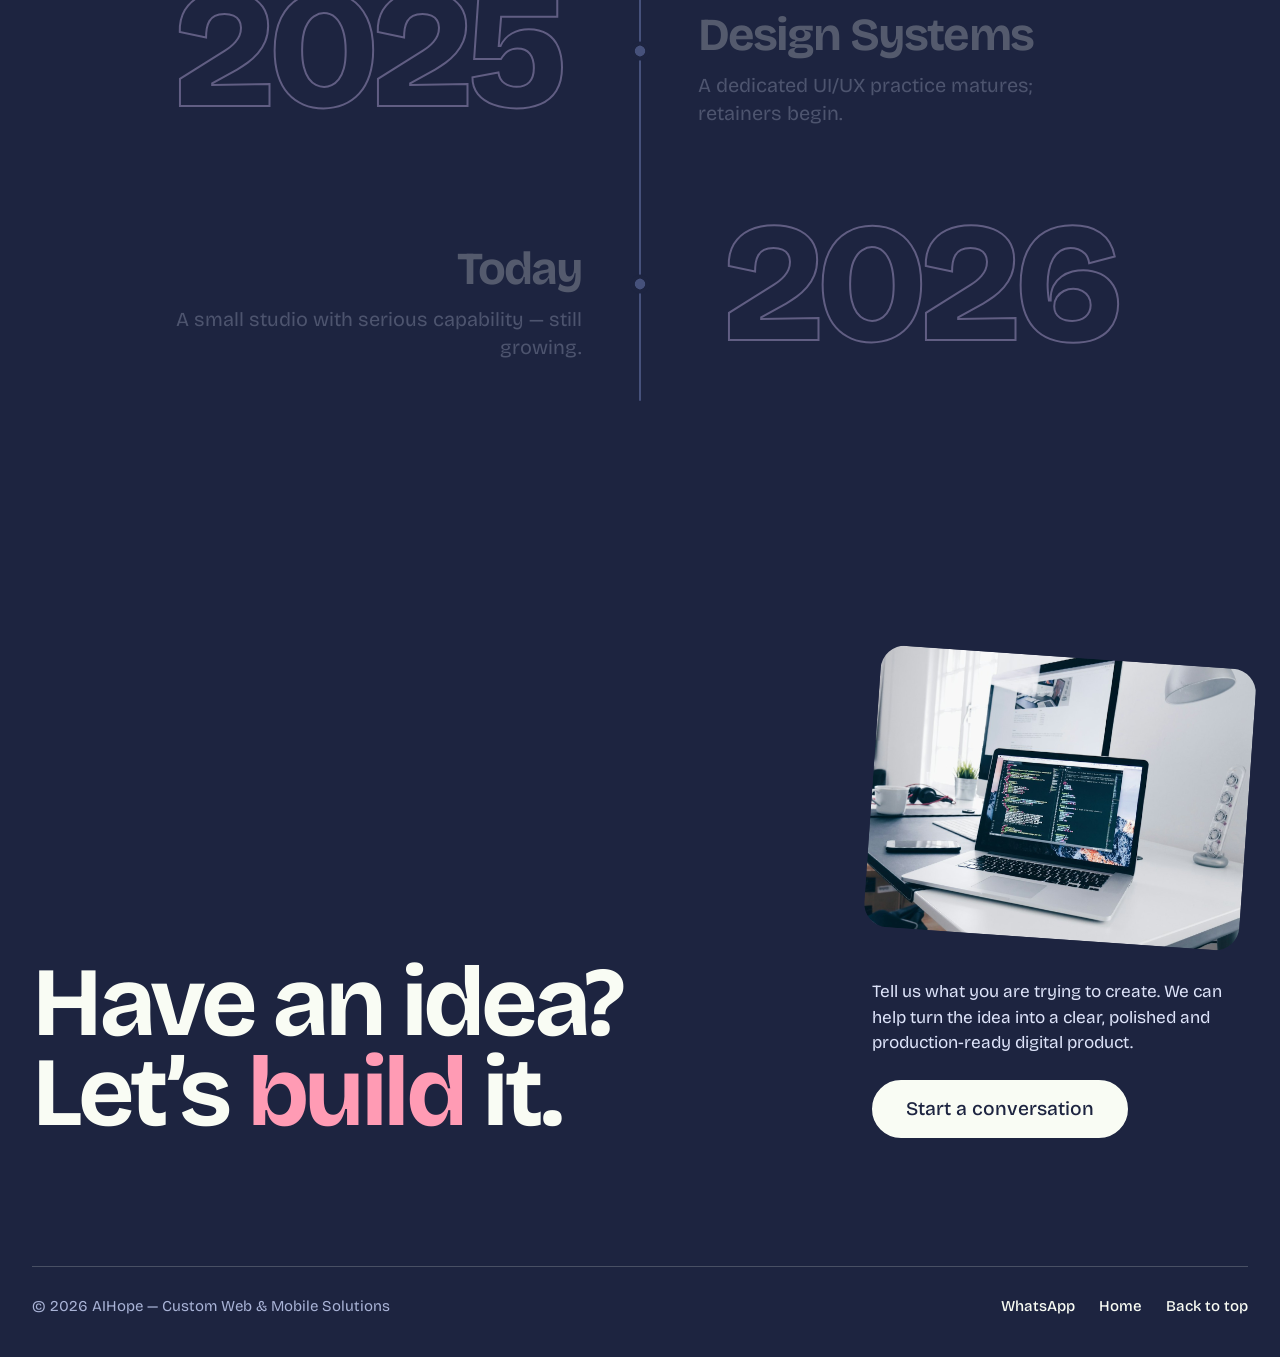
<file: journey.html>
<!DOCTYPE html>
<html lang="en">
<head>
  <meta charset="UTF-8">
  <meta name="viewport" content="width=device-width, initial-scale=1.0">

  <title>Journey — AIHope</title>
  <link rel="icon" type="image/png" href="/favico.png">
  <link rel="shortcut icon" type="image/png" href="/favico.png">
  <link rel="apple-touch-icon" href="/favico.png">

  <meta name="description" content="The AIHope story year by year, from the first client project in 2021 to today.">
  <meta name="robots" content="index,follow">

  <link rel="stylesheet" href="src/styles/app.css?v=7">
</head>
<body>

<header class="site-header" data-header>
  <div class="container nav">
    <a class="brand" href="index.html">
      <img src="favico.png" alt="AIHope logo">
      <span>AIHope</span>
    </a>

    <nav class="nav-links" aria-label="Main navigation">
      <a href="about.html">About</a>
      <a href="journey.html" aria-current="page">Journey</a>
      <a href="work.html">Work</a>
      <a href="founder.html">Founder</a>
      <a href="contact.html">Contact</a>
    </nav>

    <div class="nav-right">
      <a class="nav-cta" href="https://wa.me/821094859943" target="_blank" rel="noopener noreferrer">
        Start a project
      </a>
      <button class="menu-btn" id="menuBtn" aria-label="Open menu" aria-expanded="false" aria-controls="mobileMenu"><span></span><span></span></button>
    </div>
  </div>
</header>

<nav class="mobile-menu" id="mobileMenu" aria-label="Menu">
  <a href="index.html">Home</a>
  <a href="about.html">About</a>
  <a href="journey.html" aria-current="page">Journey</a>
  <a href="work.html">Work</a>
  <a href="founder.html">Founder</a>
  <a href="contact.html">Contact</a>
  <a class="menu-small" href="https://wa.me/821094859943" target="_blank" rel="noopener noreferrer">Talk on WhatsApp ↗</a>
</nav>

<main id="top">

  <section class="page-hero">
    <div class="container">
      <div class="section-kicker">Journey</div>
      <h1>Every year,<br><span class="accent">further.</span></h1>
      <p class="page-lead">From the first client project in 2021 to the studio AIHope is today.</p>
    </div>
  </section>

  <!-- Timeline: plain document flow. journey.js only lights the years up as
       they pass and draws the line; without it everything is simply shown. -->
  <section class="section journey-section">
    <div class="container">
      <ol class="journey" data-journey>
        <li class="journey-item">
          <div class="journey-year">2021</div>
          <div class="journey-body">
            <h2>Founded</h2>
            <p>AIHope opens its doors; first client project ships.</p>
          </div>
        </li>
        <li class="journey-item">
          <div class="journey-year">2022</div>
          <div class="journey-body">
            <h2>Mobile</h2>
            <p>Mobile practice launches alongside 10+ web builds.</p>
          </div>
        </li>
        <li class="journey-item">
          <div class="journey-year">2023</div>
          <div class="journey-body">
            <h2>Commerce &amp; Cloud</h2>
            <p>E-commerce and cloud infrastructure join the stack.</p>
          </div>
        </li>
        <li class="journey-item">
          <div class="journey-year">2024</div>
          <div class="journey-body">
            <h2>50+ Shipped</h2>
            <p>Fifty-plus projects delivered across web, mobile &amp; commerce.</p>
          </div>
        </li>
        <li class="journey-item">
          <div class="journey-year">2025</div>
          <div class="journey-body">
            <h2>Design Systems</h2>
            <p>A dedicated UI/UX practice matures; retainers begin.</p>
          </div>
        </li>
        <li class="journey-item">
          <div class="journey-year">2026</div>
          <div class="journey-body">
            <h2>Today</h2>
            <p>A small studio with serious capability — still growing.</p>
          </div>
        </li>
      </ol>
    </div>
  </section>

  <section class="contact">
    <div class="container contact-grid">
      <h2>Have an idea?<br>Let’s <span class="accent">build</span> it.</h2>
      <div class="contact-side">
        <img class="contact-media" src="public/images/contact-desk.jpg" alt="Laptop with code on a bright, tidy desk" width="1400" height="932" loading="lazy">
        <p>Tell us what you are trying to create. We can help turn the idea into a clear, polished and production-ready digital product.</p>
        <a class="btn btn-solid" href="https://wa.me/821094859943" target="_blank" rel="noopener noreferrer">Start a conversation</a>
      </div>
    </div>
  </section>

  <footer class="site-footer">
    <div class="container">
      <span>© 2026 AIHope — Custom Web &amp; Mobile Solutions</span>
      <div class="finale-socials">
        <a href="https://wa.me/821094859943" target="_blank" rel="noopener noreferrer">WhatsApp</a>
        <a href="index.html">Home</a>
        <a href="#top">Back to top</a>
      </div>
    </div>
  </footer>

</main>

<script type="module" src="src/main.js?v=7"></script>
</body>
</html>
</file>
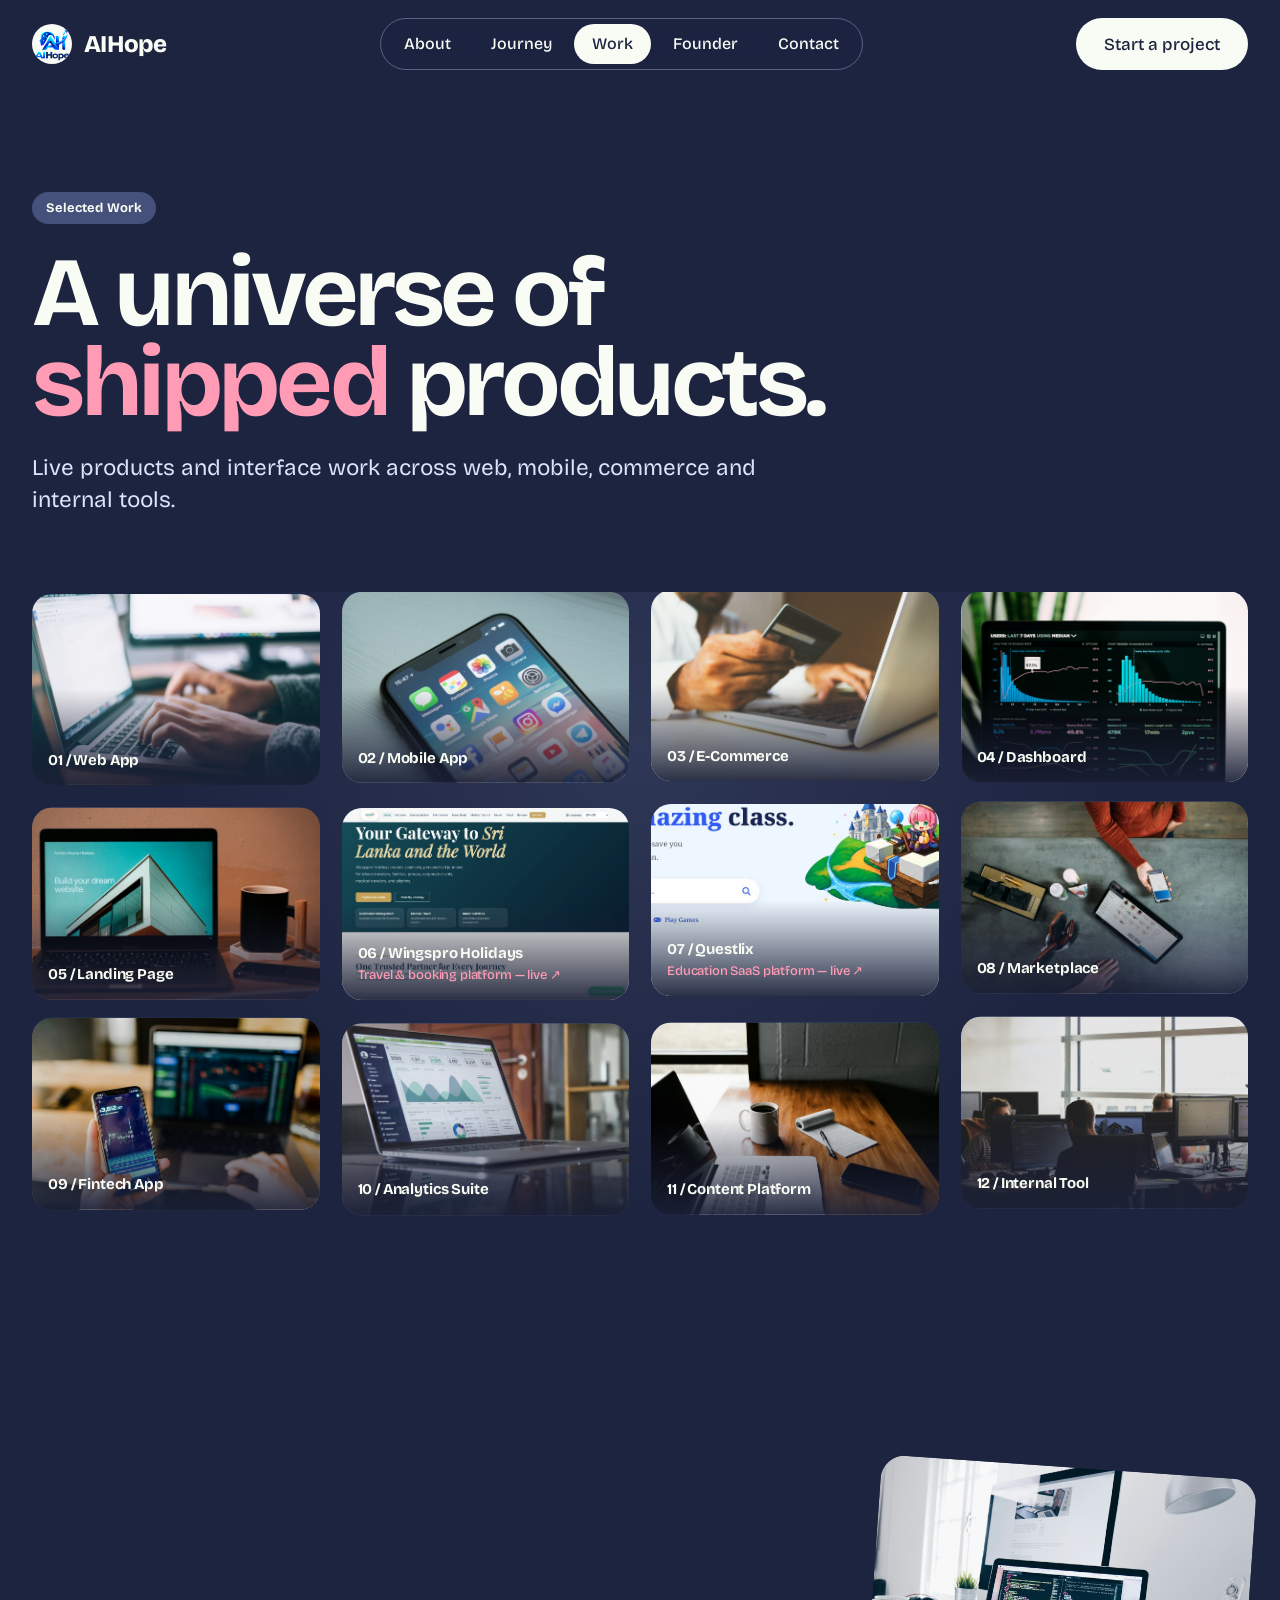
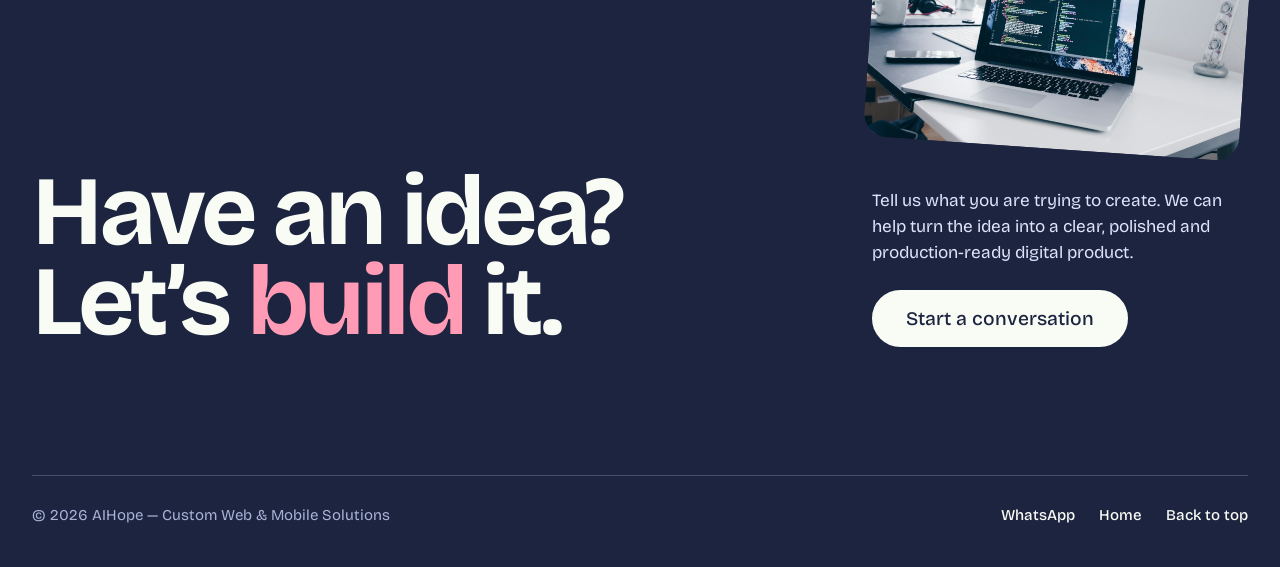
<file: work.html>
<!DOCTYPE html>
<html lang="en">
<head>
  <meta charset="UTF-8">
  <meta name="viewport" content="width=device-width, initial-scale=1.0">

  <title>Work — AIHope</title>
  <link rel="icon" type="image/png" href="/favico.png">
  <link rel="shortcut icon" type="image/png" href="/favico.png">
  <link rel="apple-touch-icon" href="/favico.png">

  <meta name="description" content="Selected web, mobile and e-commerce work by AIHope.">
  <meta name="robots" content="index,follow">

  <link rel="stylesheet" href="src/styles/app.css?v=7">
</head>
<body>

<header class="site-header" data-header>
  <div class="container nav">
    <a class="brand" href="index.html">
      <img src="favico.png" alt="AIHope logo">
      <span>AIHope</span>
    </a>

    <nav class="nav-links" aria-label="Main navigation">
      <a href="about.html">About</a>
      <a href="journey.html">Journey</a>
      <a href="work.html" aria-current="page">Work</a>
      <a href="founder.html">Founder</a>
      <a href="contact.html">Contact</a>
    </nav>

    <div class="nav-right">
      <a class="nav-cta" href="https://wa.me/821094859943" target="_blank" rel="noopener noreferrer">
        Start a project
      </a>
      <button class="menu-btn" id="menuBtn" aria-label="Open menu" aria-expanded="false" aria-controls="mobileMenu"><span></span><span></span></button>
    </div>
  </div>
</header>

<nav class="mobile-menu" id="mobileMenu" aria-label="Menu">
  <a href="index.html">Home</a>
  <a href="about.html">About</a>
  <a href="journey.html">Journey</a>
  <a href="work.html" aria-current="page">Work</a>
  <a href="founder.html">Founder</a>
  <a href="contact.html">Contact</a>
  <a class="menu-small" href="https://wa.me/821094859943" target="_blank" rel="noopener noreferrer">Talk on WhatsApp ↗</a>
</nav>

<main id="top">

  <section class="page-hero">
    <div class="container">
      <div class="section-kicker">Selected Work</div>
      <h1>A universe of<br><span class="accent">shipped</span> products.</h1>
      <p class="page-lead">Live products and interface work across web, mobile, commerce and internal tools.</p>
    </div>
  </section>

  <!-- SCENE 4 — project gallery -->
  <section class="gallery is-page" data-s4>
    <canvas class="gallery-plate" data-s4-canvas></canvas>
    <div class="container" style="position:relative;z-index:1">
      <div class="project-grid" data-s4-grid></div>
    </div>
  </section>

  <section class="contact">
    <div class="container contact-grid">
      <h2>Have an idea?<br>Let’s <span class="accent">build</span> it.</h2>
      <div class="contact-side">
        <img class="contact-media" src="public/images/contact-desk.jpg" alt="Laptop with code on a bright, tidy desk" width="1400" height="932" loading="lazy">
        <p>Tell us what you are trying to create. We can help turn the idea into a clear, polished and production-ready digital product.</p>
        <a class="btn btn-solid" href="https://wa.me/821094859943" target="_blank" rel="noopener noreferrer">Start a conversation</a>
      </div>
    </div>
  </section>

  <footer class="site-footer">
    <div class="container">
      <span>© 2026 AIHope — Custom Web &amp; Mobile Solutions</span>
      <div class="finale-socials">
        <a href="https://wa.me/821094859943" target="_blank" rel="noopener noreferrer">WhatsApp</a>
        <a href="index.html">Home</a>
        <a href="#top">Back to top</a>
      </div>
    </div>
  </footer>

</main>

<script type="module" src="src/main.js?v=7"></script>
</body>
</html>
</file>
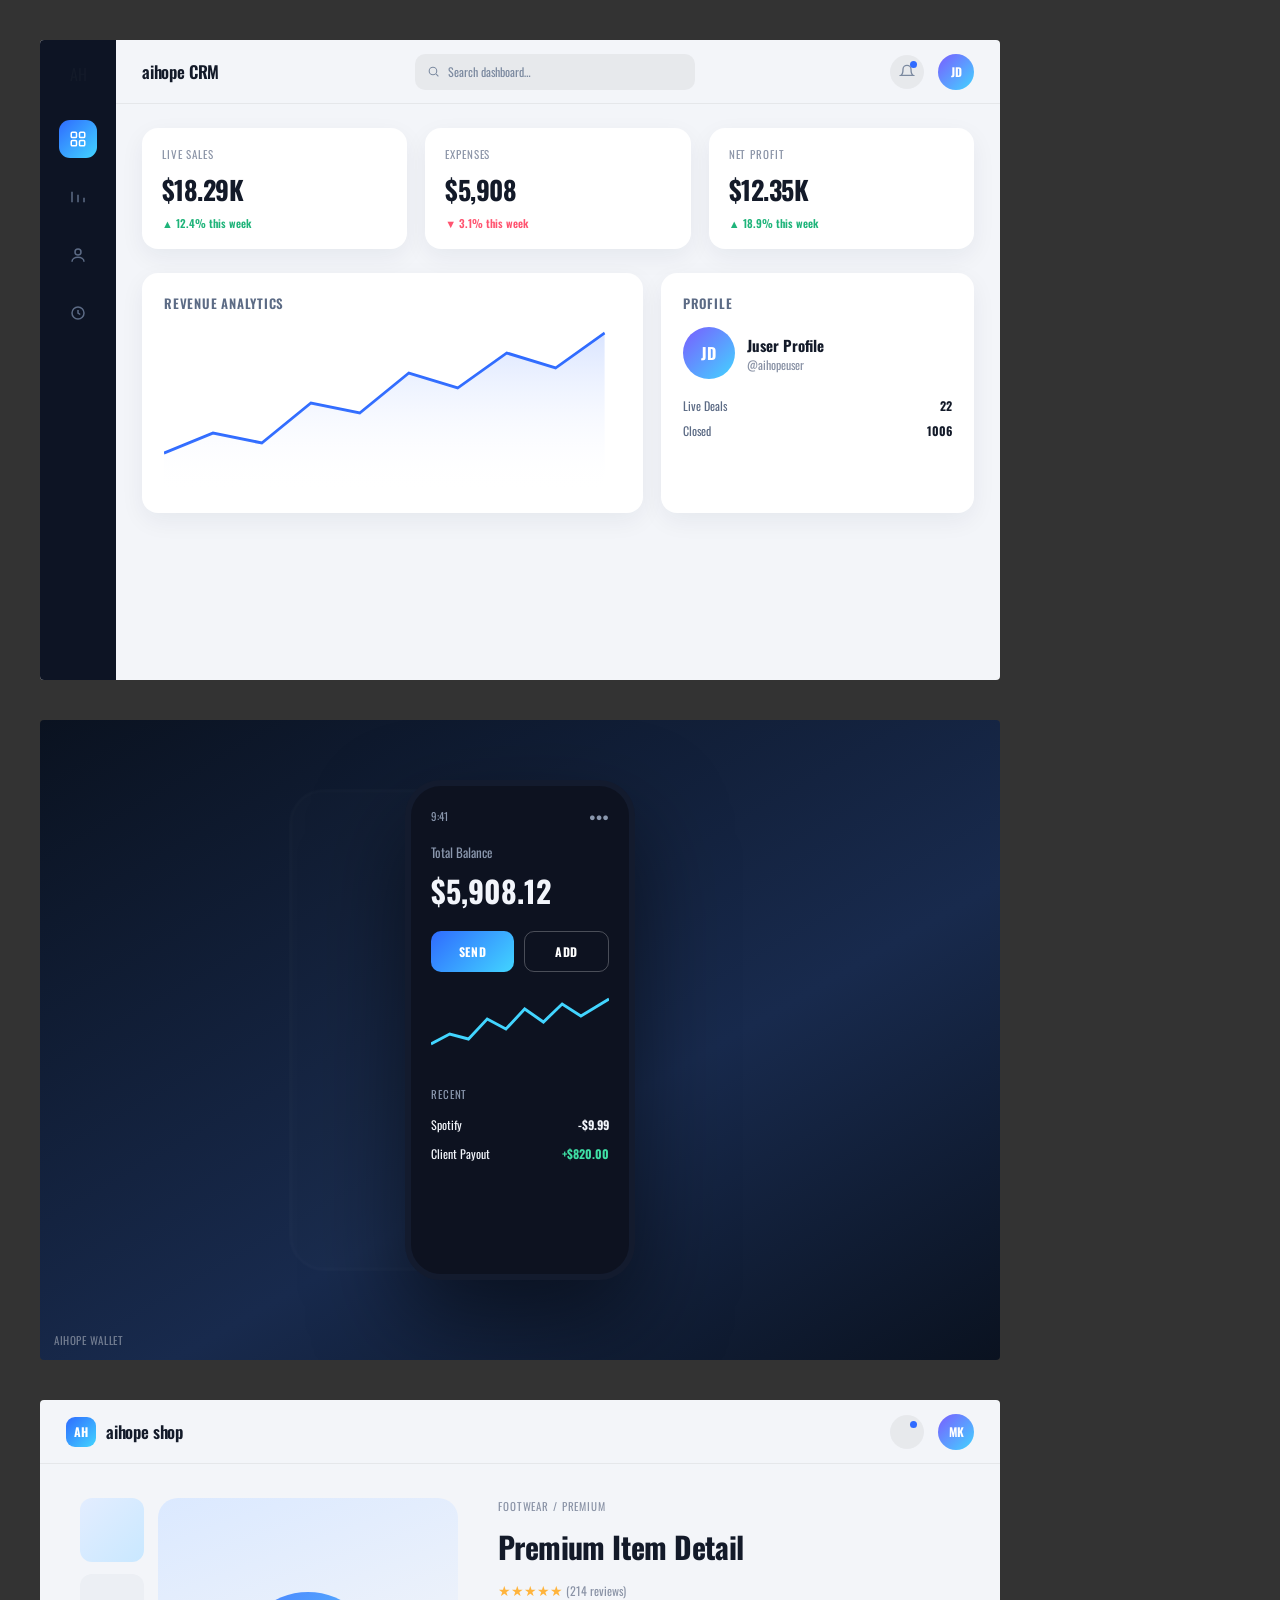
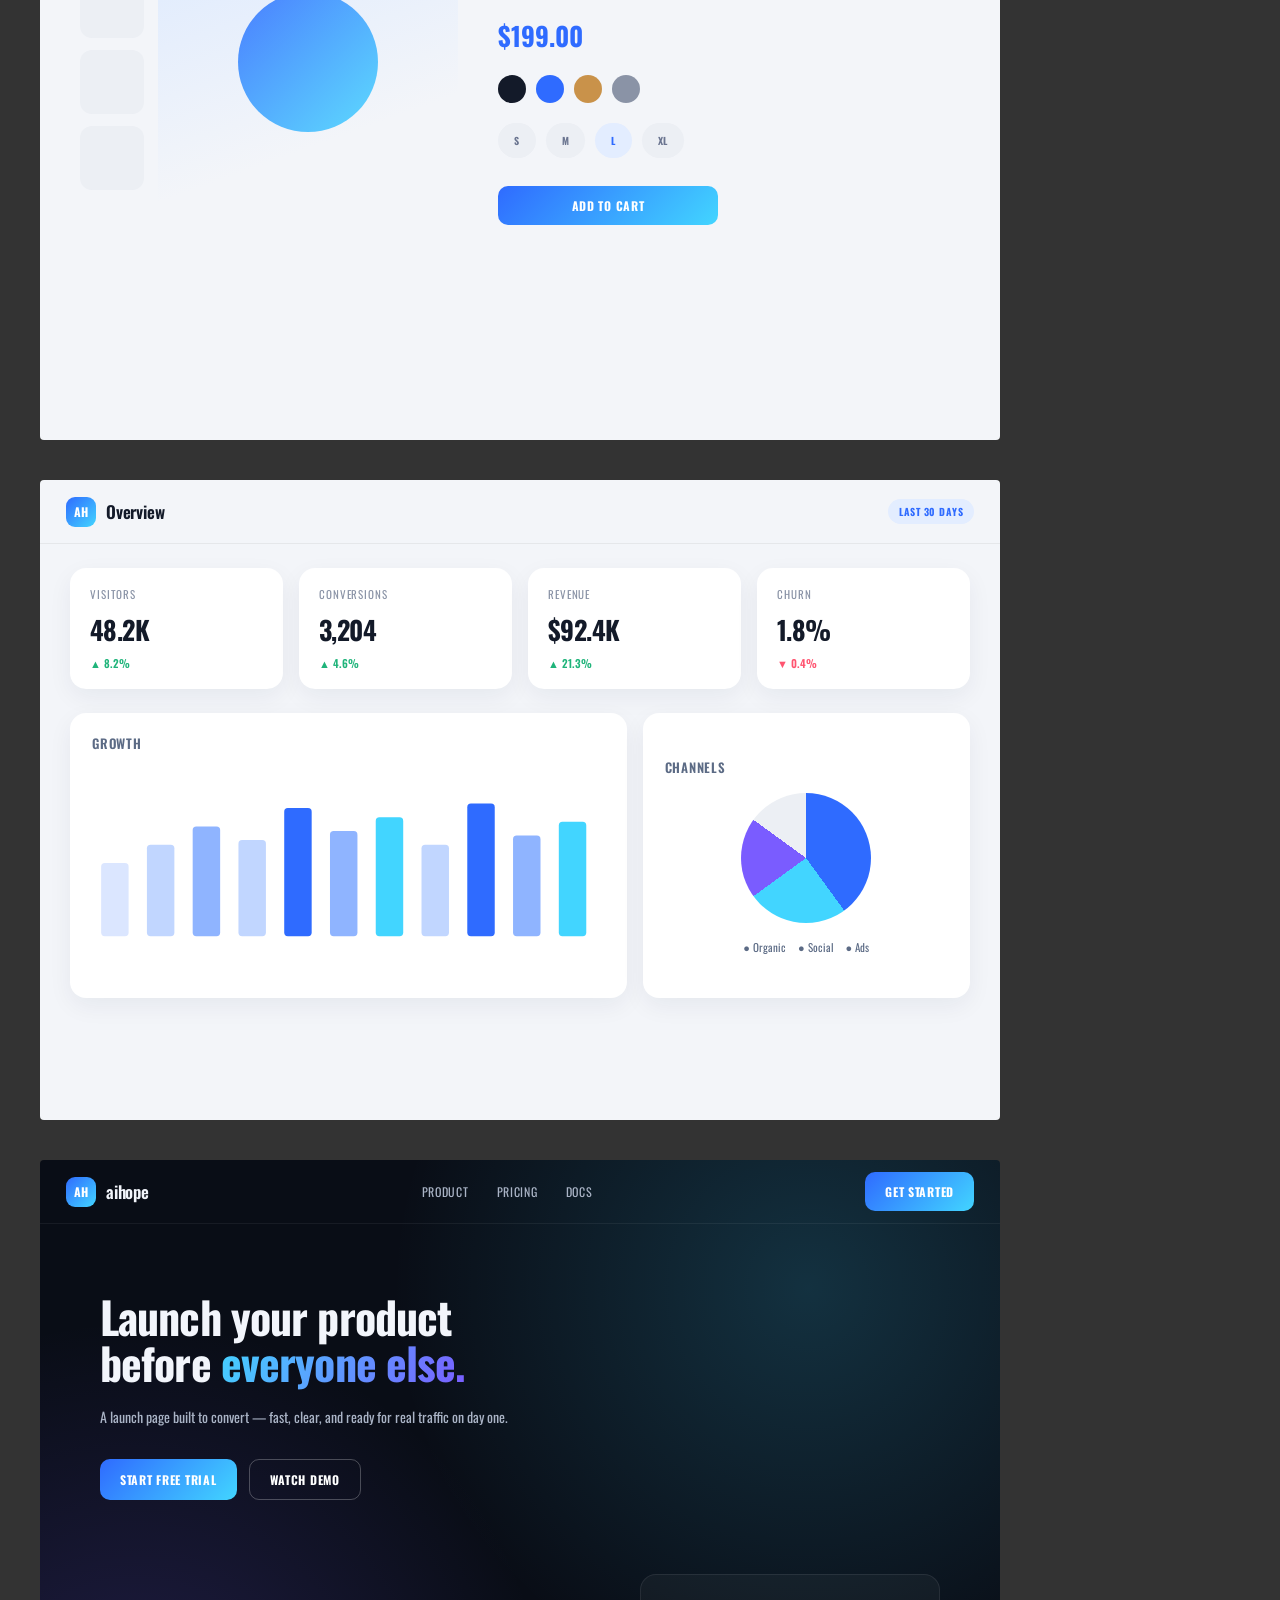
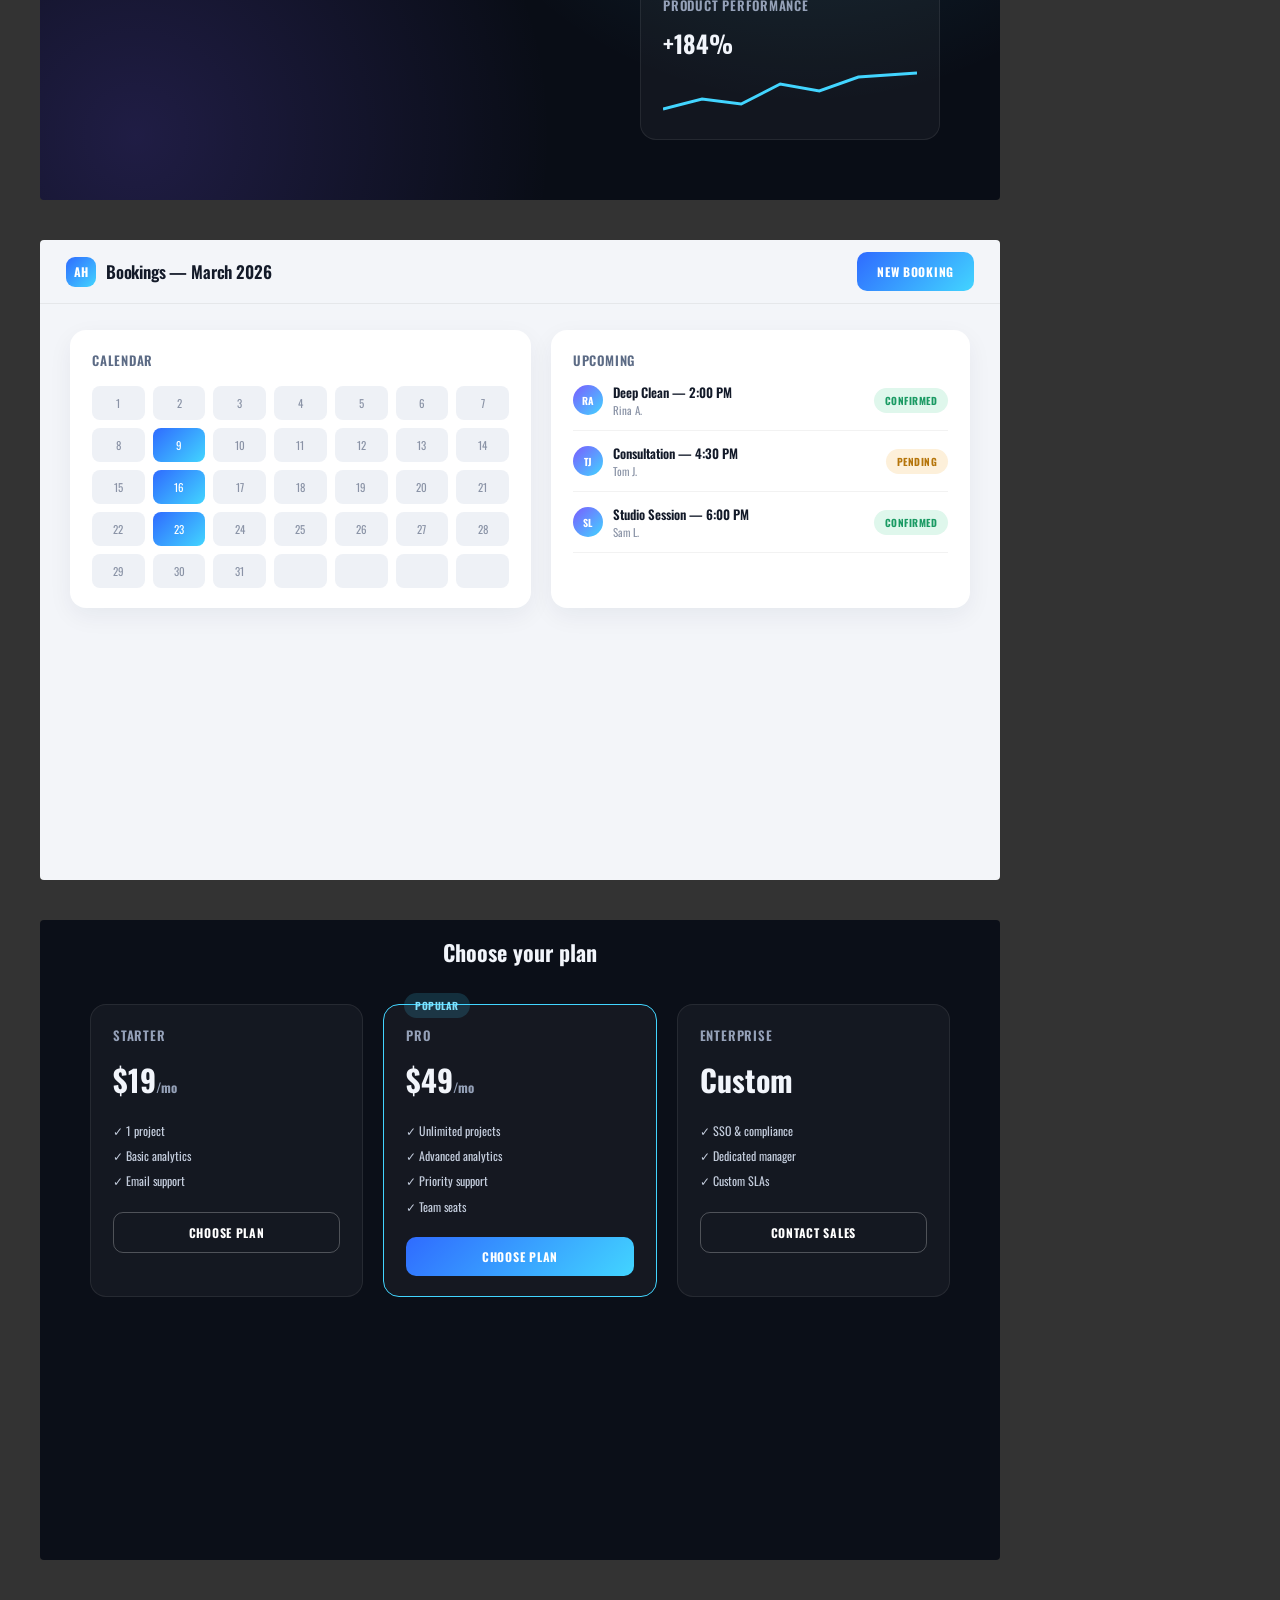
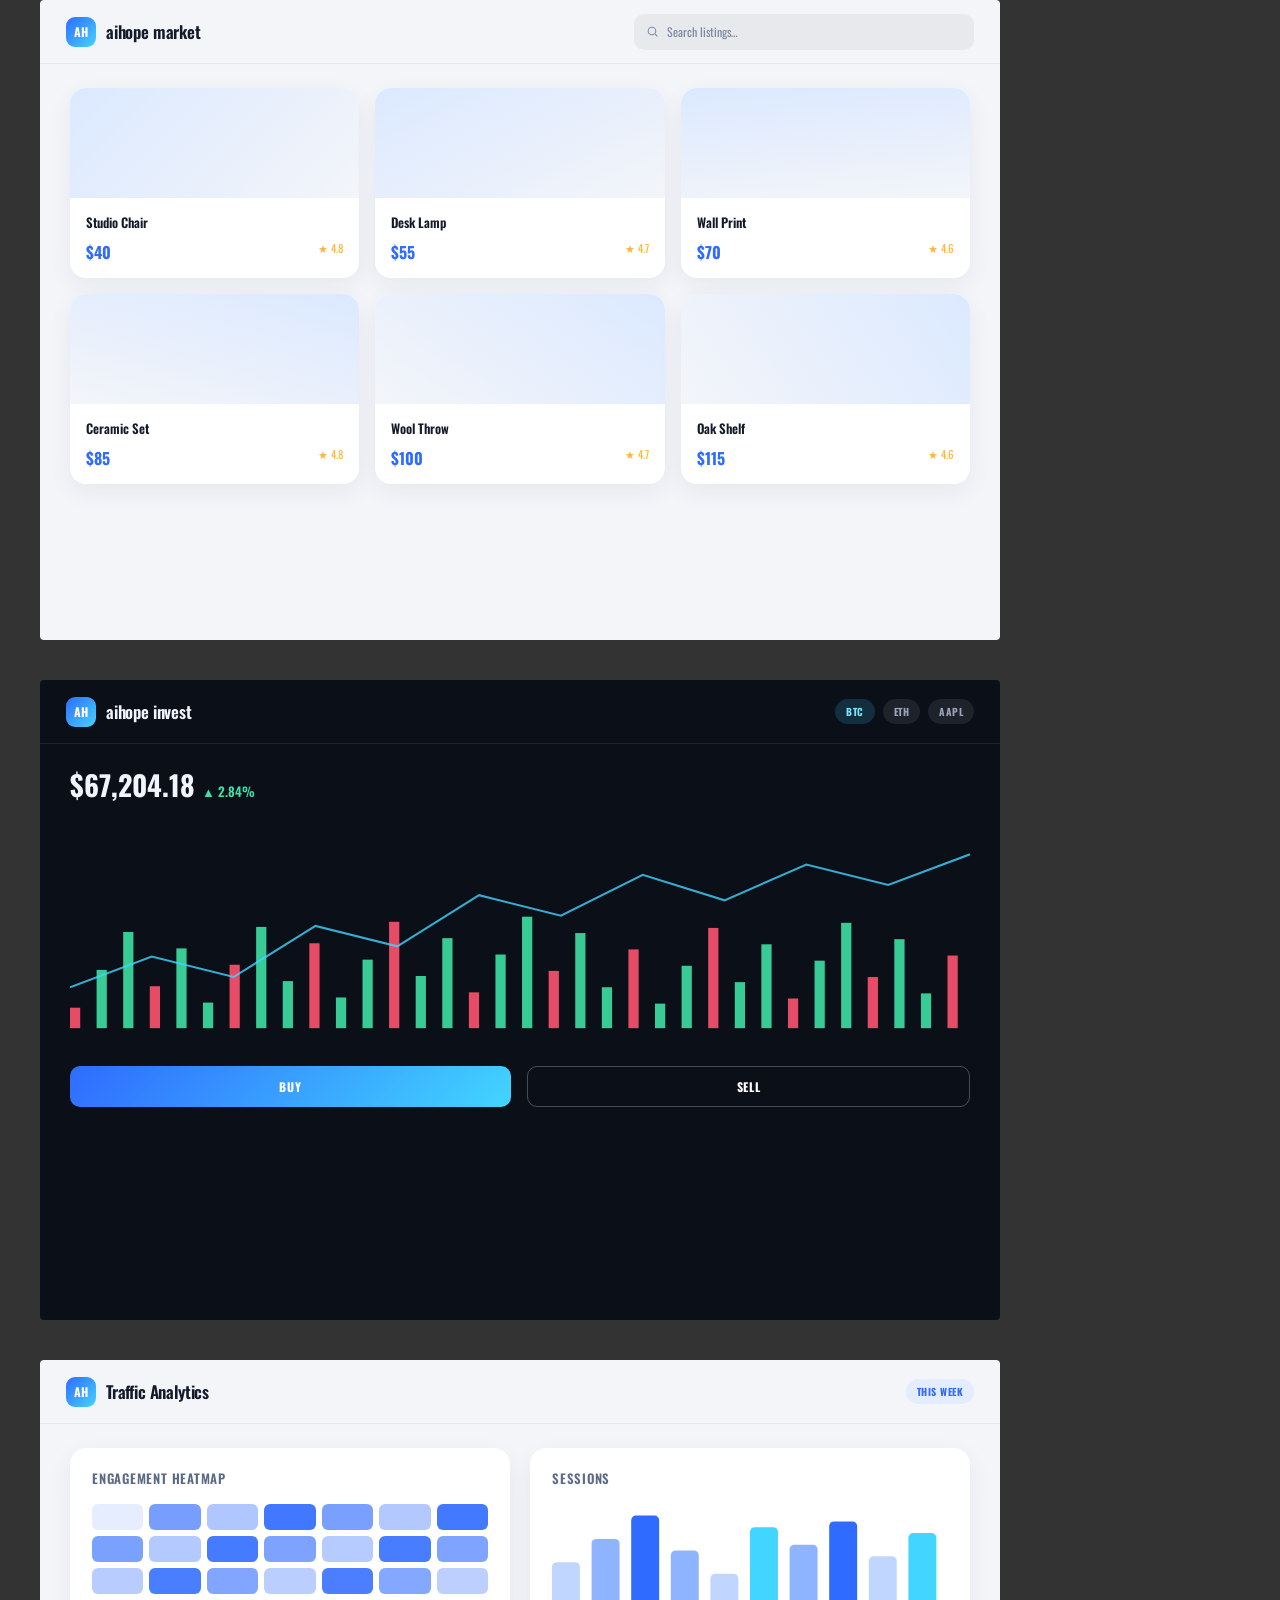
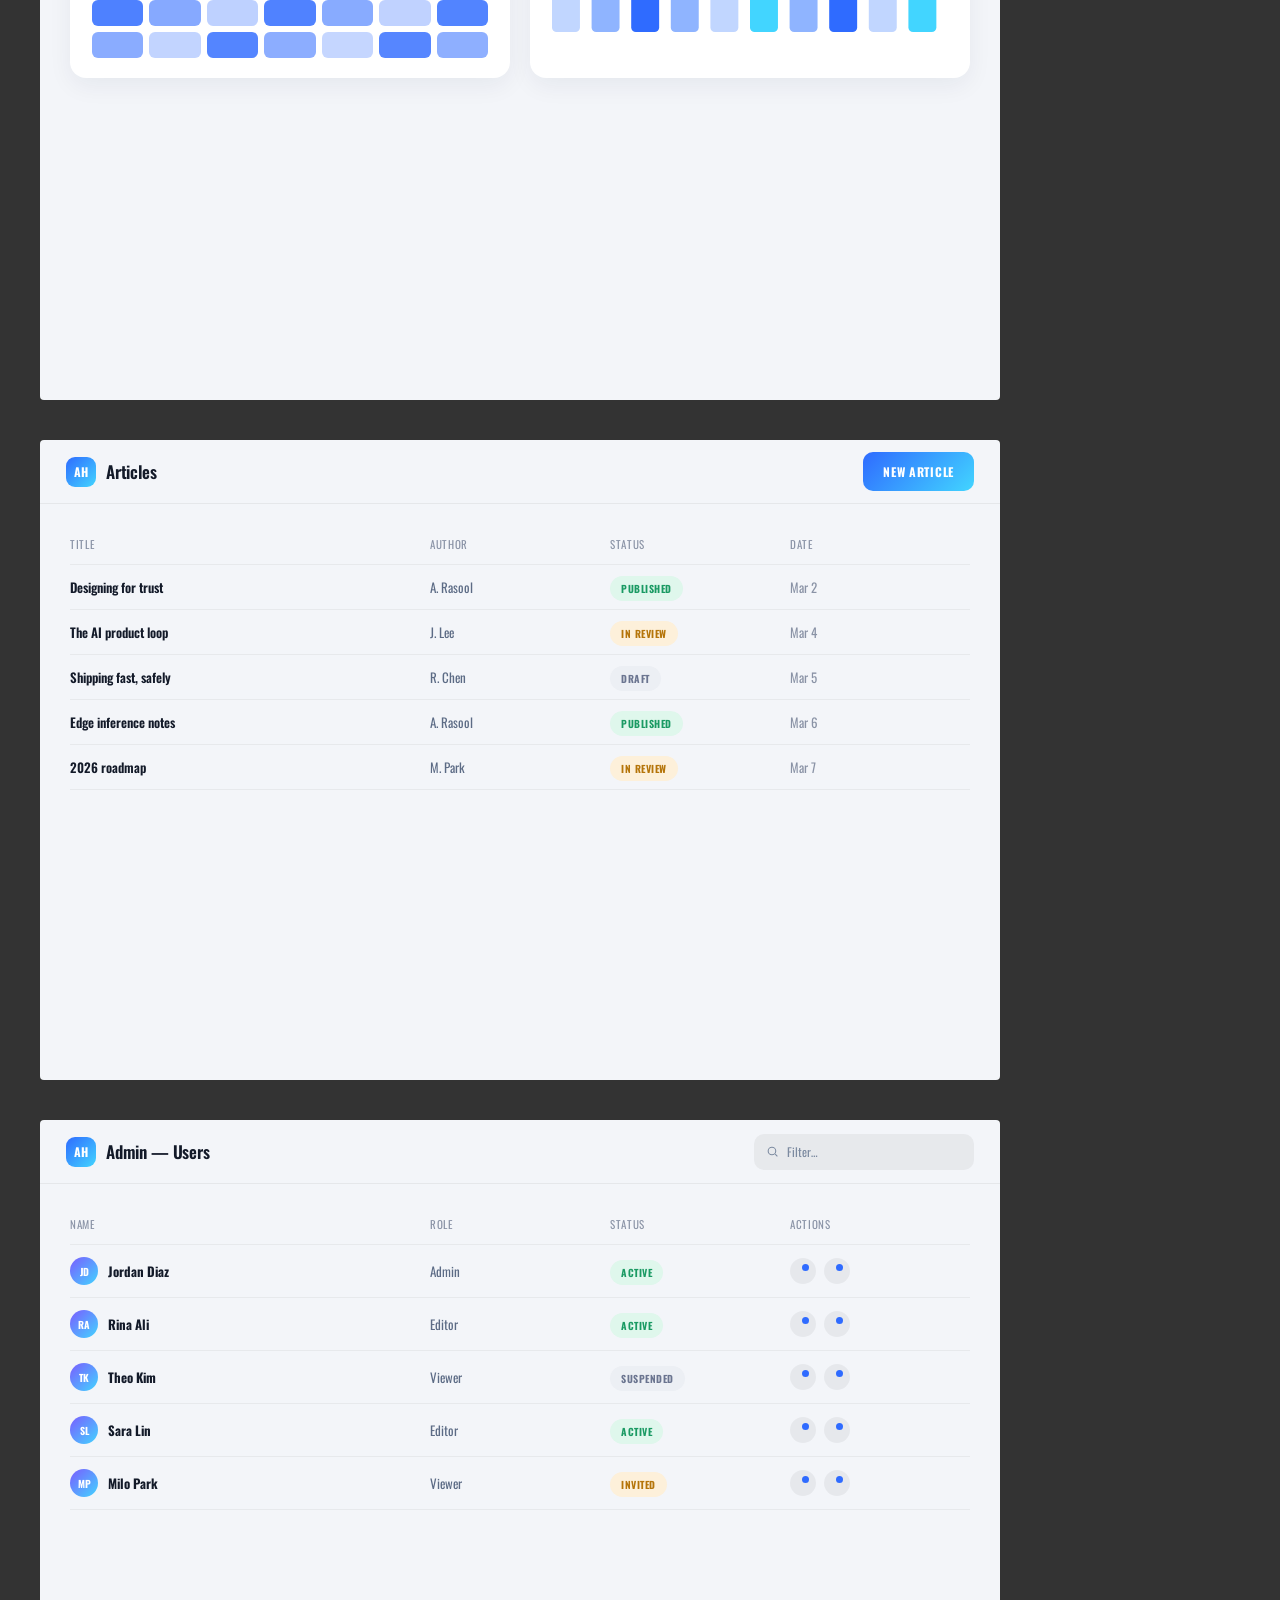
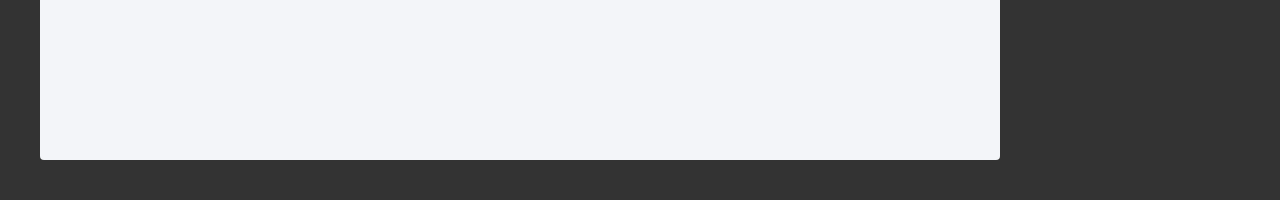
<file: tools/mockup-gen.html>
<!DOCTYPE html>
<html lang="en">
<head>
<meta charset="UTF-8">
<title>AIHope mockup generator</title>
<style>
  @font-face{ font-family:'Oswald'; src:url('../public/fonts/oswald-400.woff2') format('woff2'); font-weight:400; }
  @font-face{ font-family:'Oswald'; src:url('../public/fonts/oswald-500.woff2') format('woff2'); font-weight:500; }
  @font-face{ font-family:'Oswald'; src:url('../public/fonts/oswald-600.woff2') format('woff2'); font-weight:600; }
  @font-face{ font-family:'Oswald'; src:url('../public/fonts/oswald-700.woff2') format('woff2'); font-weight:700; }

  *{ box-sizing:border-box; margin:0; padding:0; font-family:'Oswald',Arial,sans-serif; }
  body{ background:#333; padding:40px; display:flex; flex-wrap:wrap; gap:40px; }

  .frame{ width:960px; height:640px; position:relative; overflow:hidden; border-radius:4px; }
  .light{ background:#f3f5f9; color:#131a29; }
  .dark{ background:#0b0f18; color:#f2f5fb; }

  /* ---- shared brand mark ---- */
  .brand{ display:flex; align-items:center; gap:10px; }
  .brand .badge{
    width:30px; height:30px; border-radius:9px; display:grid; place-items:center;
    background:linear-gradient(135deg,#2f6bff,#42d5ff); color:#fff; font-weight:700; font-size:12px; letter-spacing:-.02em;
  }
  .brand .word{ font-weight:600; font-size:17px; letter-spacing:-.01em; }
  .light .brand .word{ color:#131a29; }
  .dark .brand .word{ color:#f2f5fb; }

  /* ---- shared topbar ---- */
  .topbar{ height:64px; display:flex; align-items:center; justify-content:space-between; padding:0 26px; border-bottom:1px solid rgba(0,0,0,.06); }
  .dark .topbar{ border-bottom:1px solid rgba(255,255,255,.08); }
  .search{ width:280px; height:36px; border-radius:10px; background:rgba(0,0,0,.05); display:flex; align-items:center; gap:8px; padding:0 12px; color:#7c8aa0; font-size:12px; }
  .dark .search{ background:rgba(255,255,255,.06); color:#8a97ad; }
  .topright{ display:flex; align-items:center; gap:14px; }
  .icon-dot{ width:34px; height:34px; border-radius:50%; background:rgba(0,0,0,.05); display:grid; place-items:center; position:relative; }
  .dark .icon-dot{ background:rgba(255,255,255,.07); }
  .icon-dot:after{ content:""; position:absolute; top:6px; right:7px; width:7px; height:7px; border-radius:50%; background:#2f6bff; }
  .avatar{ width:36px; height:36px; border-radius:50%; display:grid; place-items:center; color:#fff; font-size:12px; font-weight:700; background:linear-gradient(135deg,#7a5cff,#42d5ff); }

  /* ---- sidebar ---- */
  .sidebar{ position:absolute; left:0; top:0; bottom:0; width:76px; background:#0d1424; display:flex; flex-direction:column; align-items:center; padding:22px 0; gap:20px; }
  .sidebar .badge{ margin-bottom:14px; }
  .navdot{ width:38px; height:38px; border-radius:11px; display:grid; place-items:center; color:#5c6b85; }
  .navdot svg{ width:18px; height:18px; }
  .navdot.active{ background:linear-gradient(135deg,#2f6bff,#42d5ff); color:#fff; }

  /* ---- kpi card ---- */
  .kpi{ border-radius:16px; padding:18px 20px; background:#fff; box-shadow:0 8px 24px rgba(20,30,60,.06); }
  .dark .kpi{ background:rgba(255,255,255,.04); box-shadow:none; border:1px solid rgba(255,255,255,.08); }
  .kpi .lbl{ font-size:11px; text-transform:uppercase; letter-spacing:.08em; color:#8a93a6; }
  .kpi .val{ font-size:26px; font-weight:700; margin-top:8px; letter-spacing:-.02em; }
  .kpi .trend{ font-size:11px; margin-top:6px; font-weight:600; }
  .trend.up{ color:#1fb47a; } .trend.down{ color:#ff5470; }

  /* ---- card ---- */
  .card{ border-radius:16px; padding:20px 22px; background:#fff; box-shadow:0 8px 24px rgba(20,30,60,.06); }
  .dark .card{ background:rgba(255,255,255,.04); box-shadow:none; border:1px solid rgba(255,255,255,.08); }
  .card h4{ font-size:13px; font-weight:600; text-transform:uppercase; letter-spacing:.06em; color:#5c6b85; }
  .dark .card h4{ color:#95a1b8; }

  /* ---- table ---- */
  .trow{ display:flex; align-items:center; padding:12px 0; border-bottom:1px solid rgba(0,0,0,.05); font-size:13px; }
  .dark .trow{ border-bottom:1px solid rgba(255,255,255,.07); }
  .pill{ font-size:10px; font-weight:700; text-transform:uppercase; letter-spacing:.05em; padding:5px 11px; border-radius:999px; }
  .pill.green{ background:#dff7ec; color:#1a9a63; } .dark .pill.green{ background:rgba(31,180,122,.18); color:#3fe0a5; }
  .pill.gray{ background:#eceff4; color:#6b7590; } .dark .pill.gray{ background:rgba(255,255,255,.08); color:#9aa5ba; }
  .pill.amber{ background:#fdf0da; color:#b5750a; } .dark .pill.amber{ background:rgba(255,180,60,.16); color:#ffbf5c; }
  .pill.blue{ background:#e3edff; color:#2f6bff; } .dark .pill.blue{ background:rgba(66,213,255,.16); color:#7fe3ff; }

  .btn{ display:inline-flex; align-items:center; justify-content:center; padding:11px 20px; border-radius:10px; font-size:12px; font-weight:700; text-transform:uppercase; letter-spacing:.06em; }
  .btn.primary{ background:linear-gradient(135deg,#2f6bff,#42d5ff); color:#fff; }
  .btn.ghost{ border:1px solid rgba(0,0,0,.15); color:#131a29; }
  .dark .btn.ghost{ border:1px solid rgba(255,255,255,.25); color:#fff; }

  svg.spark{ display:block; }
  .frame-label{ position:absolute; left:14px; bottom:12px; font-size:11px; letter-spacing:.05em; color:rgba(255,255,255,.4); text-transform:uppercase; }
</style>
</head>
<body>

<!-- 01 WEB APP -->
<div class="frame light" data-frame="p01_webapp">
  <div class="sidebar">
    <div class="badge">AH</div>
    <div class="navdot active"><svg viewBox="0 0 24 24" fill="none" stroke="currentColor" stroke-width="2"><rect x="3" y="3" width="7" height="7" rx="1.5"/><rect x="14" y="3" width="7" height="7" rx="1.5"/><rect x="3" y="14" width="7" height="7" rx="1.5"/><rect x="14" y="14" width="7" height="7" rx="1.5"/></svg></div>
    <div class="navdot"><svg viewBox="0 0 24 24" fill="none" stroke="currentColor" stroke-width="2"><path d="M4 19V5m8 14V9m8 10V13"/></svg></div>
    <div class="navdot"><svg viewBox="0 0 24 24" fill="none" stroke="currentColor" stroke-width="2"><circle cx="12" cy="8" r="4"/><path d="M4 21c0-4 4-6 8-6s8 2 8 6"/></svg></div>
    <div class="navdot"><svg viewBox="0 0 24 24" fill="none" stroke="currentColor" stroke-width="2"><circle cx="12" cy="12" r="8"/><path d="M12 8v4l3 2"/></svg></div>
  </div>
  <div style="margin-left:76px">
    <div class="topbar">
      <div class="brand"><span class="word">aihope CRM</span></div>
      <div class="search"><svg width="13" height="13" viewBox="0 0 24 24" fill="none" stroke="currentColor" stroke-width="2"><circle cx="11" cy="11" r="7"/><path d="M21 21l-4-4"/></svg>Search dashboard…</div>
      <div class="topright"><div class="icon-dot"><svg width="16" height="16" viewBox="0 0 24 24" fill="none" stroke="#7c8aa0" stroke-width="2"><path d="M18 8a6 6 0 10-12 0c0 7-3 9-3 9h18s-3-2-3-9"/></svg></div><div class="avatar">JD</div></div>
    </div>
    <div style="padding:24px 26px; display:grid; grid-template-columns:repeat(3,1fr); gap:18px">
      <div class="kpi"><div class="lbl">Live Sales</div><div class="val">$18.29K</div><div class="trend up">▲ 12.4% this week</div></div>
      <div class="kpi"><div class="lbl">Expenses</div><div class="val">$5,908</div><div class="trend down">▼ 3.1% this week</div></div>
      <div class="kpi"><div class="lbl">Net Profit</div><div class="val">$12.35K</div><div class="trend up">▲ 18.9% this week</div></div>
    </div>
    <div style="padding:0 26px 24px; display:grid; grid-template-columns:1.6fr 1fr; gap:18px">
      <div class="card">
        <h4>Revenue Analytics</h4>
        <svg class="spark" width="100%" height="180" viewBox="0 0 560 180" preserveAspectRatio="none">
          <polyline points="0,140 60,120 120,130 180,90 240,100 300,60 360,75 420,40 480,55 540,20" fill="none" stroke="#2f6bff" stroke-width="3"/>
          <polygon points="0,140 60,120 120,130 180,90 240,100 300,60 360,75 420,40 480,55 540,20 540,180 0,180" fill="url(#g1)" opacity=".18"/>
          <defs><linearGradient id="g1" x1="0" y1="0" x2="0" y2="1"><stop offset="0" stop-color="#2f6bff"/><stop offset="1" stop-color="#fff" stop-opacity="0"/></linearGradient></defs>
        </svg>
      </div>
      <div class="card">
        <h4>Profile</h4>
        <div style="display:flex;align-items:center;gap:12px;margin-top:14px"><div class="avatar" style="width:52px;height:52px;font-size:16px">JD</div><div><div style="font-weight:700;font-size:15px">Juser Profile</div><div style="font-size:12px;color:#8a93a6">@aihopeuser</div></div></div>
        <div style="margin-top:18px;display:flex;justify-content:space-between;font-size:12px;color:#5c6b85"><span>Live Deals</span><b style="color:#131a29">22</b></div>
        <div style="margin-top:8px;display:flex;justify-content:space-between;font-size:12px;color:#5c6b85"><span>Closed</span><b style="color:#131a29">1006</b></div>
      </div>
    </div>
  </div>
</div>

<!-- 02 MOBILE APP -->
<div class="frame dark" data-frame="p02_mobile" style="background:linear-gradient(150deg,#0a1220,#182a4d 60%,#0a1220)">
  <div style="position:absolute; left:250px; top:70px; width:230px; height:480px; border-radius:34px; border:1px solid rgba(255,255,255,.08); background:rgba(255,255,255,.02); filter:blur(1px); opacity:.5"></div>
  <div style="position:absolute; left:365px; top:60px; width:230px; height:500px; border-radius:36px; border:6px solid #131b2e; background:#0d1220; box-shadow:0 40px 90px rgba(0,0,0,.5)">
    <div style="padding:22px 20px">
      <div style="display:flex;justify-content:space-between;align-items:center"><span style="font-size:11px;color:#8a97ad">9:41</span><span style="font-size:11px;color:#8a97ad">●●●</span></div>
      <div style="margin-top:18px;font-size:13px;color:#8a97ad">Total Balance</div>
      <div style="font-size:30px;font-weight:700;margin-top:6px">$5,908.12</div>
      <div style="display:flex;gap:10px;margin-top:18px">
        <div class="btn primary" style="flex:1">Send</div>
        <div class="btn ghost" style="flex:1">Add</div>
      </div>
      <svg class="spark" width="100%" height="70" viewBox="0 0 190 70" style="margin-top:22px" preserveAspectRatio="none">
        <polyline points="0,50 20,40 40,45 60,25 80,35 100,15 120,28 140,10 160,22 190,5" fill="none" stroke="#42d5ff" stroke-width="3"/>
      </svg>
      <div style="margin-top:22px;font-size:11px;color:#8a97ad;text-transform:uppercase;letter-spacing:.08em">Recent</div>
      <div style="display:flex;justify-content:space-between;align-items:center;margin-top:14px;font-size:12px"><span>Spotify</span><b>-$9.99</b></div>
      <div style="display:flex;justify-content:space-between;align-items:center;margin-top:12px;font-size:12px"><span>Client Payout</span><b style="color:#3fe0a5">+$820.00</b></div>
    </div>
  </div>
  <div class="frame-label">aihope wallet</div>
</div>

<!-- 03 E-COMMERCE -->
<div class="frame light" data-frame="p03_ecommerce">
  <div class="topbar"><div class="brand"><div class="badge">AH</div><span class="word">aihope shop</span></div><div class="topright"><div class="icon-dot"></div><div class="avatar">MK</div></div></div>
  <div style="display:grid; grid-template-columns:.9fr 1.1fr; gap:40px; padding:34px 40px">
    <div style="display:flex;gap:14px">
      <div style="display:flex;flex-direction:column;gap:12px">
        <div style="width:64px;height:64px;border-radius:12px;background:linear-gradient(135deg,#e3edff,#c9e8ff)"></div>
        <div style="width:64px;height:64px;border-radius:12px;background:#eceff4"></div>
        <div style="width:64px;height:64px;border-radius:12px;background:#eceff4"></div>
        <div style="width:64px;height:64px;border-radius:12px;background:#eceff4"></div>
      </div>
      <div style="flex:1;border-radius:20px;background:linear-gradient(160deg,#dbe9ff,#f3f5f9 70%); display:grid; place-items:center">
        <div style="width:140px;height:140px;border-radius:50%;background:linear-gradient(135deg,#2f6bff,#42d5ff);opacity:.85"></div>
      </div>
    </div>
    <div>
      <div style="font-size:11px;color:#8a93a6;text-transform:uppercase;letter-spacing:.08em">Footwear / Premium</div>
      <div style="font-size:30px;font-weight:700;margin-top:10px;letter-spacing:-.02em">Premium Item Detail</div>
      <div style="color:#ffb43c;margin-top:10px;font-size:14px">★★★★★ <span style="color:#8a93a6;font-size:12px">(214 reviews)</span></div>
      <div style="font-size:26px;font-weight:700;margin-top:16px;color:#2f6bff">$199.00</div>
      <div style="display:flex;gap:10px;margin-top:20px">
        <div style="width:28px;height:28px;border-radius:50%;background:#131a29"></div>
        <div style="width:28px;height:28px;border-radius:50%;background:#2f6bff"></div>
        <div style="width:28px;height:28px;border-radius:50%;background:#c9924a"></div>
        <div style="width:28px;height:28px;border-radius:50%;background:#8a93a6"></div>
      </div>
      <div style="display:flex;gap:10px;margin-top:20px">
        <div class="pill gray" style="padding:10px 16px">S</div><div class="pill gray" style="padding:10px 16px">M</div><div class="pill blue" style="padding:10px 16px">L</div><div class="pill gray" style="padding:10px 16px">XL</div>
      </div>
      <div class="btn primary" style="margin-top:28px;width:220px">Add to Cart</div>
    </div>
  </div>
</div>

<!-- 04 DASHBOARD -->
<div class="frame light" data-frame="p04_dashboard">
  <div class="topbar"><div class="brand"><div class="badge">AH</div><span class="word">Overview</span></div><div class="pill blue">Last 30 days</div></div>
  <div style="padding:24px 30px; display:grid; grid-template-columns:repeat(4,1fr); gap:16px">
    <div class="kpi"><div class="lbl">Visitors</div><div class="val">48.2K</div><div class="trend up">▲ 8.2%</div></div>
    <div class="kpi"><div class="lbl">Conversions</div><div class="val">3,204</div><div class="trend up">▲ 4.6%</div></div>
    <div class="kpi"><div class="lbl">Revenue</div><div class="val">$92.4K</div><div class="trend up">▲ 21.3%</div></div>
    <div class="kpi"><div class="lbl">Churn</div><div class="val">1.8%</div><div class="trend down">▼ 0.4%</div></div>
  </div>
  <div style="padding:0 30px; display:grid; grid-template-columns:1.7fr 1fr; gap:16px">
    <div class="card">
      <h4>Growth</h4>
      <svg width="100%" height="220" viewBox="0 0 560 160">
        <g>
          <rect x="10" y="80" width="30" height="80" rx="4" fill="#dbe6ff"/><rect x="60" y="60" width="30" height="100" rx="4" fill="#c1d6ff"/>
          <rect x="110" y="40" width="30" height="120" rx="4" fill="#8fb4ff"/><rect x="160" y="55" width="30" height="105" rx="4" fill="#c1d6ff"/>
          <rect x="210" y="20" width="30" height="140" rx="4" fill="#2f6bff"/><rect x="260" y="45" width="30" height="115" rx="4" fill="#8fb4ff"/>
          <rect x="310" y="30" width="30" height="130" rx="4" fill="#42d5ff"/><rect x="360" y="60" width="30" height="100" rx="4" fill="#c1d6ff"/>
          <rect x="410" y="15" width="30" height="145" rx="4" fill="#2f6bff"/><rect x="460" y="50" width="30" height="110" rx="4" fill="#8fb4ff"/>
          <rect x="510" y="35" width="30" height="125" rx="4" fill="#42d5ff"/>
        </g>
      </svg>
    </div>
    <div class="card" style="display:flex;flex-direction:column;align-items:center;justify-content:center">
      <h4 style="align-self:flex-start">Channels</h4>
      <div style="width:130px;height:130px;border-radius:50%;margin-top:16px;background:conic-gradient(#2f6bff 0 40%, #42d5ff 40% 65%, #7a5cff 65% 85%, #eceff4 85% 100%)"></div>
      <div style="display:flex;gap:12px;margin-top:16px;font-size:11px;color:#5c6b85"><span>● Organic</span><span>● Social</span><span>● Ads</span></div>
    </div>
  </div>
</div>

<!-- 05 LANDING PAGE -->
<div class="frame dark" data-frame="p05_landing" style="background:radial-gradient(circle at 80% 20%, rgba(66,213,255,.18), transparent 45%), radial-gradient(circle at 10% 90%, rgba(122,92,255,.2), transparent 40%), #090d16">
  <div class="topbar" style="border-bottom:1px solid rgba(255,255,255,.06)">
    <div class="brand"><div class="badge">AH</div><span class="word">aihope</span></div>
    <div style="display:flex;gap:28px;font-size:12px;color:#aab4c6;text-transform:uppercase;letter-spacing:.06em"><span>Product</span><span>Pricing</span><span>Docs</span></div>
    <div class="btn primary">Get Started</div>
  </div>
  <div style="padding:70px 60px">
    <div style="font-size:44px;font-weight:700;line-height:1.05;max-width:560px;letter-spacing:-.02em">Launch your product<br>before <span style="background:linear-gradient(120deg,#42d5ff,#7a5cff);-webkit-background-clip:text;-webkit-text-fill-color:transparent">everyone else.</span></div>
    <div style="margin-top:20px;color:#aab4c6;max-width:460px;font-size:14px;line-height:1.6">A launch page built to convert — fast, clear, and ready for real traffic on day one.</div>
    <div style="display:flex;gap:12px;margin-top:30px"><div class="btn primary">Start free trial</div><div class="btn ghost">Watch demo</div></div>
  </div>
  <div class="card" style="position:absolute; right:60px; bottom:60px; width:300px">
    <h4>Product Performance</h4>
    <div style="font-size:24px;font-weight:700;margin-top:10px">+184%</div>
    <svg class="spark" width="100%" height="50" viewBox="0 0 260 50" preserveAspectRatio="none" style="margin-top:8px">
      <polyline points="0,40 40,30 80,35 120,15 160,22 200,8 260,4" fill="none" stroke="#42d5ff" stroke-width="3"/>
    </svg>
  </div>
</div>

<!-- 06 BOOKING PLATFORM -->
<div class="frame light" data-frame="p06_booking">
  <div class="topbar"><div class="brand"><div class="badge">AH</div><span class="word">Bookings — March 2026</span></div><div class="btn primary">New Booking</div></div>
  <div style="display:grid; grid-template-columns:1.1fr 1fr; gap:20px; padding:26px 30px">
    <div class="card">
      <h4>Calendar</h4>
      <div id="gen-calendar" style="display:grid;grid-template-columns:repeat(7,1fr);gap:8px;margin-top:16px"></div>
    </div>
    <div class="card">
      <h4>Upcoming</h4>
      <div class="trow"><div class="avatar" style="width:30px;height:30px;font-size:10px;margin-right:10px">RA</div><div style="flex:1"><div style="font-weight:600">Deep Clean — 2:00 PM</div><div style="font-size:11px;color:#8a93a6">Rina A.</div></div><div class="pill green">Confirmed</div></div>
      <div class="trow"><div class="avatar" style="width:30px;height:30px;font-size:10px;margin-right:10px">TJ</div><div style="flex:1"><div style="font-weight:600">Consultation — 4:30 PM</div><div style="font-size:11px;color:#8a93a6">Tom J.</div></div><div class="pill amber">Pending</div></div>
      <div class="trow"><div class="avatar" style="width:30px;height:30px;font-size:10px;margin-right:10px">SL</div><div style="flex:1"><div style="font-weight:600">Studio Session — 6:00 PM</div><div style="font-size:11px;color:#8a93a6">Sam L.</div></div><div class="pill green">Confirmed</div></div>
    </div>
  </div>
</div>

<!-- 07 SAAS PRODUCT -->
<div class="frame dark" data-frame="p07_saas">
  <div class="topbar" style="justify-content:center;border-bottom:0"><div style="font-size:22px;font-weight:700">Choose your plan</div></div>
  <div style="display:grid; grid-template-columns:repeat(3,1fr); gap:20px; padding:20px 50px">
    <div class="card"><h4>Starter</h4><div style="font-size:30px;font-weight:700;margin-top:12px">$19<span style="font-size:13px;color:#95a1b8">/mo</span></div>
      <div style="margin-top:16px;font-size:12px;color:#c3ccdc;line-height:2.1">✓ 1 project<br>✓ Basic analytics<br>✓ Email support</div>
      <div class="btn ghost" style="margin-top:18px;width:100%">Choose plan</div></div>
    <div class="card" style="border:1px solid #42d5ff;position:relative">
      <div class="pill blue" style="position:absolute;top:-12px;left:20px">Popular</div>
      <h4>Pro</h4><div style="font-size:30px;font-weight:700;margin-top:12px">$49<span style="font-size:13px;color:#95a1b8">/mo</span></div>
      <div style="margin-top:16px;font-size:12px;color:#c3ccdc;line-height:2.1">✓ Unlimited projects<br>✓ Advanced analytics<br>✓ Priority support<br>✓ Team seats</div>
      <div class="btn primary" style="margin-top:18px;width:100%">Choose plan</div></div>
    <div class="card"><h4>Enterprise</h4><div style="font-size:30px;font-weight:700;margin-top:12px">Custom</div>
      <div style="margin-top:16px;font-size:12px;color:#c3ccdc;line-height:2.1">✓ SSO & compliance<br>✓ Dedicated manager<br>✓ Custom SLAs</div>
      <div class="btn ghost" style="margin-top:18px;width:100%">Contact sales</div></div>
  </div>
</div>

<!-- 08 MARKETPLACE -->
<div class="frame light" data-frame="p08_marketplace">
  <div class="topbar"><div class="brand"><div class="badge">AH</div><span class="word">aihope market</span></div><div class="search" style="width:340px"><svg width="13" height="13" viewBox="0 0 24 24" fill="none" stroke="currentColor" stroke-width="2"><circle cx="11" cy="11" r="7"/><path d="M21 21l-4-4"/></svg>Search listings…</div></div>
  <div id="gen-marketplace" style="display:grid;grid-template-columns:repeat(3,1fr);gap:16px;padding:24px 30px"></div>
</div>

<!-- 09 FINTECH APP -->
<div class="frame dark" data-frame="p09_fintech">
  <div class="topbar"><div class="brand"><div class="badge">AH</div><span class="word">aihope invest</span></div>
    <div style="display:flex;gap:8px"><div class="pill blue">BTC</div><div class="pill gray">ETH</div><div class="pill gray">AAPL</div></div>
  </div>
  <div style="padding:20px 30px">
    <div style="font-size:28px;font-weight:700">$67,204.18 <span style="font-size:13px;color:#3fe0a5;font-weight:600">▲ 2.84%</span></div>
    <svg width="100%" height="220" viewBox="0 0 880 190" style="margin-top:16px">
      <g id="gen-candles"></g>
      <polyline points="0,150 80,120 160,140 240,90 320,110 400,60 480,80 560,40 640,65 720,30 800,50 880,20" fill="none" stroke="#42d5ff" stroke-width="2" opacity=".8"/>
    </svg>
    <div style="display:flex;gap:16px;margin-top:20px">
      <div class="btn primary" style="flex:1">Buy</div>
      <div class="btn ghost" style="flex:1">Sell</div>
    </div>
  </div>
</div>

<!-- 10 ANALYTICS SUITE -->
<div class="frame light" data-frame="p10_analytics">
  <div class="topbar"><div class="brand"><div class="badge">AH</div><span class="word">Traffic Analytics</span></div><div class="pill blue">This Week</div></div>
  <div style="display:grid;grid-template-columns:1fr 1fr;gap:20px;padding:24px 30px">
    <div class="card">
      <h4>Engagement Heatmap</h4>
      <div id="gen-heatmap" style="display:grid;grid-template-columns:repeat(7,1fr);gap:6px;margin-top:16px"></div>
    </div>
    <div class="card">
      <h4>Sessions</h4>
      <svg width="100%" height="140" viewBox="0 0 340 110" style="margin-top:10px">
        <rect x="0" y="50" width="24" height="60" rx="4" fill="#c1d6ff"/><rect x="34" y="30" width="24" height="80" rx="4" fill="#8fb4ff"/>
        <rect x="68" y="10" width="24" height="100" rx="4" fill="#2f6bff"/><rect x="102" y="40" width="24" height="70" rx="4" fill="#8fb4ff"/>
        <rect x="136" y="60" width="24" height="50" rx="4" fill="#c1d6ff"/><rect x="170" y="20" width="24" height="90" rx="4" fill="#42d5ff"/>
        <rect x="204" y="35" width="24" height="75" rx="4" fill="#8fb4ff"/><rect x="238" y="15" width="24" height="95" rx="4" fill="#2f6bff"/>
        <rect x="272" y="45" width="24" height="65" rx="4" fill="#c1d6ff"/><rect x="306" y="25" width="24" height="85" rx="4" fill="#42d5ff"/>
      </svg>
    </div>
  </div>
</div>

<!-- 11 CONTENT PLATFORM -->
<div class="frame light" data-frame="p11_content">
  <div class="topbar"><div class="brand"><div class="badge">AH</div><span class="word">Articles</span></div><div class="btn primary">New Article</div></div>
  <div style="padding:20px 30px">
    <div class="trow" style="font-size:11px;color:#8a93a6;text-transform:uppercase;letter-spacing:.06em"><div style="flex:2">Title</div><div style="flex:1">Author</div><div style="flex:1">Status</div><div style="flex:1">Date</div></div>
    <div id="gen-articles"></div>
  </div>
</div>

<!-- 12 INTERNAL TOOL -->
<div class="frame light" data-frame="p12_internal">
  <div class="topbar"><div class="brand"><div class="badge">AH</div><span class="word">Admin — Users</span></div><div class="search" style="width:220px"><svg width="13" height="13" viewBox="0 0 24 24" fill="none" stroke="currentColor" stroke-width="2"><circle cx="11" cy="11" r="7"/><path d="M21 21l-4-4"/></svg>Filter…</div></div>
  <div style="padding:20px 30px">
    <div class="trow" style="font-size:11px;color:#8a93a6;text-transform:uppercase;letter-spacing:.06em"><div style="flex:2">Name</div><div style="flex:1">Role</div><div style="flex:1">Status</div><div style="flex:1">Actions</div></div>
    <div id="gen-users"></div>
  </div>
</div>

<script>
  document.getElementById('gen-calendar').innerHTML = Array.from({length:35}).map((_,i)=>{
    const special = [8,15,22].includes(i);
    return `<div style="height:34px;border-radius:8px;display:grid;place-items:center;font-size:11px;background:${special?'linear-gradient(135deg,#2f6bff,#42d5ff)':'#eef1f6'};color:${special?'#fff':'#8a93a6'}">${i+1<=31?i+1:''}</div>`;
  }).join('');

  document.getElementById('gen-marketplace').innerHTML = ['Studio Chair','Desk Lamp','Wall Print','Ceramic Set','Wool Throw','Oak Shelf'].map((n,i)=>`
    <div class="card" style="padding:0;overflow:hidden">
      <div style="height:110px;background:linear-gradient(${135+i*20}deg,#dbe9ff,#f3f5f9)"></div>
      <div style="padding:14px 16px"><div style="font-weight:600;font-size:13px">${n}</div><div style="display:flex;justify-content:space-between;margin-top:8px"><b style="color:#2f6bff">$${40+i*15}</b><span style="font-size:11px;color:#ffb43c">★ 4.${8-i%3}</span></div></div>
    </div>`).join('');

  document.getElementById('gen-candles').innerHTML = Array.from({length:34}).map((_,i)=>{
    const h=20+((i*37)%90); const up=i%3!==0;
    return `<rect x="${i*26}" y="${190-h}" width="10" height="${h}" fill="${up?'#3fe0a5':'#ff5470'}" opacity="0.9"/>`;
  }).join('');

  document.getElementById('gen-heatmap').innerHTML = Array.from({length:35}).map((_,i)=>{
    const o=0.12+((i*53)%80)/100;
    return `<div style="height:26px;border-radius:6px;background:rgba(47,107,255,${o.toFixed(2)})"></div>`;
  }).join('');

  document.getElementById('gen-articles').innerHTML = [
    ['Designing for trust','A. Rasool','green','Published','Mar 2'],
    ['The AI product loop','J. Lee','amber','In review','Mar 4'],
    ['Shipping fast, safely','R. Chen','gray','Draft','Mar 5'],
    ['Edge inference notes','A. Rasool','green','Published','Mar 6'],
    ['2026 roadmap','M. Park','amber','In review','Mar 7'],
  ].map(([t,a,c,s,d])=>`
    <div class="trow"><div style="flex:2;font-weight:600">${t}</div><div style="flex:1;color:#5c6b85">${a}</div><div style="flex:1"><span class="pill ${c}">${s}</span></div><div style="flex:1;color:#8a93a6">${d}</div></div>`).join('');

  document.getElementById('gen-users').innerHTML = [
    ['JD','Jordan Diaz','Admin','green'],
    ['RA','Rina Ali','Editor','green'],
    ['TK','Theo Kim','Viewer','gray'],
    ['SL','Sara Lin','Editor','green'],
    ['MP','Milo Park','Viewer','amber'],
  ].map(([ini,n,role,c])=>`
    <div class="trow"><div style="flex:2;display:flex;align-items:center;gap:10px"><div class="avatar" style="width:28px;height:28px;font-size:10px">${ini}</div><b>${n}</b></div><div style="flex:1;color:#5c6b85">${role}</div><div style="flex:1"><span class="pill ${c}">${c==='green'?'Active':c==='amber'?'Invited':'Suspended'}</span></div><div style="flex:1;display:flex;gap:8px"><div class="icon-dot" style="width:26px;height:26px"></div><div class="icon-dot" style="width:26px;height:26px"></div></div></div>`).join('');
</script>

</body>
</html>
</file>
<file: src/styles/app.css>
/* ============ FONTS (self-hosted, no build step) ============ */
@font-face{ font-family:'Bricolage Grotesque'; src:url('../../public/fonts/bricolage-grotesque-var.woff2') format('woff2'); font-weight:200 800; font-display:swap; }

:root{
  --navy:#1d2440;
  --navy-deep:#1a2037;
  --navy-tint:#3e486f;
  --pill:#46517b;
  --pill-stroke:#615e83;
  --cream:#f9fcf4;
  --para:#dde3f9;
  --pink:#ff9bb4;
  --orange:#e36625;

  /* Per-section theme. Sections re-point these (.is-light / .is-deep) and
     every component below reads them, so nothing hard-codes a surface. */
  --bg:var(--navy);
  --fg:var(--cream);
  --sub:var(--para);
  --muted:#a9b3d6;
  --accent:var(--pink);
  --line:rgba(249,252,244,.2);
  --line-soft:rgba(249,252,244,.12);

  --display:'Bricolage Grotesque', Arial, sans-serif;
  --sans:'Bricolage Grotesque', Arial, sans-serif;
  --radius:1.5rem;
  --ease:cubic-bezier(.2,.7,.2,1);
  --bounce:cubic-bezier(.34,1.56,.64,1);
}

*{box-sizing:border-box;margin:0;padding:0}
html{scroll-behavior:smooth}
body{
  background:var(--navy);
  color:var(--cream);
  font-family:var(--sans);
  font-weight:400;
  font-size:clamp(1rem, .97rem + .13vw, 1.125rem);
  line-height:1.5;
  -webkit-font-smoothing:antialiased;
  -moz-osx-font-smoothing:grayscale;
  overflow-x:clip; /* NOT hidden -- hidden breaks every position:sticky pin below */
  position:relative;
}
body.menu-open{ overflow:hidden; }
a{color:inherit;text-decoration:none}
img{display:block;max-width:100%}
button{font:inherit;color:inherit;background:none;border:0}
.sr-only{position:absolute;width:1px;height:1px;overflow:hidden;clip:rect(0,0,0,0);white-space:nowrap}
.accent{ color:var(--accent); }
:focus-visible{ outline:2px solid var(--accent); outline-offset:4px; border-radius:.5rem; }

.container{ width:min(1440px, calc(100% - 64px)); margin:auto; }

/* ============ HEADER ============ */
.site-header{
  position:fixed; inset:0 0 auto 0; z-index:200;
  background:transparent;
  transition:background .4s ease, backdrop-filter .4s ease;
}
.site-header.is-scrolled{
  background:rgba(29,36,64,.86);
  backdrop-filter:blur(16px) saturate(1.2);
  -webkit-backdrop-filter:blur(16px) saturate(1.2);
}
body.menu-open .site-header{ background:transparent; backdrop-filter:none; -webkit-backdrop-filter:none; }
.nav{ height:88px; display:flex; align-items:center; justify-content:space-between; gap:24px; }
.brand{ display:inline-flex; align-items:center; gap:12px; }
.brand img{ width:40px; height:40px; object-fit:contain; border-radius:50%; background:var(--cream); }
.brand span{ font-weight:800; font-size:1.5rem; letter-spacing:-.03em; }
.nav-links{
  display:flex; align-items:center; gap:4px; padding:5px; border:1.5px solid var(--pill-stroke); border-radius:52px;
  background:rgba(29,36,64,.55); backdrop-filter:blur(10px); -webkit-backdrop-filter:blur(10px);
  font-weight:500; font-size:1rem; line-height:1;
}
.nav-links a{ display:inline-flex; align-items:center; height:40px; padding:0 18px; border-radius:40px; transition:background .25s ease, color .25s ease; }
.nav-links a:hover{ background:var(--pink); color:var(--navy); }
.nav-links a[aria-current="page"]{ background:var(--cream); color:var(--navy); }
.nav-right{ display:flex; align-items:center; gap:12px; }
.nav-cta{
  display:inline-flex; align-items:center; height:52px; padding:0 28px; border-radius:52px;
  background:var(--cream); color:var(--navy); font-weight:500; font-size:1.0625rem; line-height:1;
  transition:background .3s ease, transform .4s var(--bounce);
}
.nav-cta:hover{ background:var(--pink); transform:rotate(-4deg) scale(1.02); }
.menu-btn{
  position:relative; width:52px; height:52px; border-radius:50%; cursor:pointer; flex:none;
  background:var(--pill); transition:background .3s ease;
}
.menu-btn:hover{ background:var(--pink); }
@media(min-width:1051px){ .menu-btn{ display:none; } } /* links are inline in the bar on desktop */
.menu-btn span{
  position:absolute; left:16px; right:16px; height:2px; border-radius:2px; background:var(--cream);
  transition:transform .4s var(--ease), top .4s var(--ease), background .3s ease;
}
.menu-btn:hover span{ background:var(--navy); }
.menu-btn span:nth-child(1){ top:21px; }
.menu-btn span:nth-child(2){ top:29px; }
.menu-btn[aria-expanded="true"] span:nth-child(1){ top:25px; transform:rotate(45deg); }
.menu-btn[aria-expanded="true"] span:nth-child(2){ top:25px; transform:rotate(-45deg); }

/* Full-screen menu. Lives outside the header: the header's backdrop-filter
   would otherwise become the containing block for this fixed layer. */
.mobile-menu{
  position:fixed; inset:0; z-index:190; background:var(--navy-deep);
  display:flex; flex-direction:column; justify-content:center; gap:.1em;
  padding:110px max(32px, calc((100% - 1440px) / 2)) 48px; overflow-y:auto;
  clip-path:inset(0 0 100% 0); visibility:hidden;
  transition:clip-path .7s var(--ease), visibility 0s linear .7s;
}
.mobile-menu.open{ clip-path:inset(0); visibility:visible; transition:clip-path .7s var(--ease), visibility 0s; }
.mobile-menu a{
  width:fit-content; font-weight:700; font-size:clamp(2.0625rem, 1.28rem + 3.1vw, 5rem); line-height:1.08; letter-spacing:-.035em;
  opacity:0; transform:translateY(.5em);
  transition:opacity .5s ease, transform .6s var(--ease), color .25s ease;
}
.mobile-menu.open a{ opacity:1; transform:none; }
.mobile-menu.open a:nth-child(2){ transition-delay:.05s,.05s,0s; }
.mobile-menu.open a:nth-child(3){ transition-delay:.1s,.1s,0s; }
.mobile-menu.open a:nth-child(4){ transition-delay:.15s,.15s,0s; }
.mobile-menu.open a:nth-child(5){ transition-delay:.2s,.2s,0s; }
.mobile-menu.open a:nth-child(6){ transition-delay:.25s,.25s,0s; }
.mobile-menu a:hover, .mobile-menu a[aria-current="page"]{ color:var(--pink); }
.mobile-menu a.menu-small{ margin-top:1.6em; font-size:1.125rem; font-weight:500; letter-spacing:0; color:var(--muted); }

/* ============ BUTTONS / TAGS ============ */
.btn{
  display:inline-flex; justify-content:center; align-items:center; height:clamp(3.375rem, 3.28rem + .4vw, 3.75rem); padding:0 2rem;
  border-radius:5em; background:var(--fg); color:var(--bg); border:2px solid var(--fg);
  font-weight:500; font-size:clamp(1.0625rem, 1rem + .25vw, 1.25rem); line-height:1; white-space:nowrap;
  transition:background .3s ease, border-color .3s ease, color .3s ease, transform .4s var(--bounce);
}
.btn:not(.btn-solid){ background:transparent; color:var(--fg); }
.btn:hover{ background:var(--accent); border-color:var(--accent); color:var(--navy); transform:rotate(-4deg) scale(1.02); }
.is-light .btn:hover{ color:var(--cream); }

.section-kicker, .hero-eyebrow, .profile-label{
  display:inline-flex; align-items:center; width:fit-content; height:2rem; padding:0 .9rem; border-radius:2rem;
  background:var(--pill); color:var(--cream); font-weight:700; font-size:.8125rem; line-height:1; letter-spacing:.01em;
}
.is-light .section-kicker, .is-light .profile-label{ background:var(--navy); }

/* ============ SCENE 1 -- HERO / OPENING ============ */
.hero{ position:relative; height:100svh; min-height:640px; overflow:clip; background:var(--navy); }
.hero canvas{ position:absolute; inset:0; width:100%; height:100%; display:block; }
.hero-overlay{
  position:relative; z-index:2; height:100%; display:flex; flex-direction:column; justify-content:space-between;
  padding:128px 0 72px;
}
/* Pure-CSS entrance so the hero is never left empty if the scene script
   or WebGL is unavailable. */
.hero .hero-eyebrow, .hero .hero-lead, .hero .hero-actions{ animation:heroIn .8s 2.5s both var(--ease); }
.hero-word{
  position:absolute; inset:0; z-index:1; display:grid; place-items:center; pointer-events:none;
  font-weight:800; font-size:clamp(4.5rem, 19vw, 19rem); line-height:1; letter-spacing:-.05em;
  animation:heroIn 1s 1.2s both var(--ease);
}
.hero.has-gl .hero-word{ display:none; } /* the canvas draws the wordmark instead */
@keyframes heroIn{ from{ opacity:0; transform:translateY(18px); } to{ opacity:1; transform:none; } }
.hero-bottom{ display:flex; justify-content:space-between; gap:44px; align-items:end; }
.hero-lead{ font-size:clamp(1.125rem, 1rem + .5vw, 1.5rem); line-height:1.4; max-width:34em; color:var(--para); }
.hero-actions{ display:flex; flex-wrap:wrap; gap:12px; }
.scroll-cue{
  position:absolute; left:50%; bottom:18px; transform:translateX(-50%); font-size:.75rem; font-weight:500;
  color:var(--muted); display:flex; flex-direction:column; align-items:center; gap:6px; z-index:2;
}
.scroll-cue span{ width:2px; height:28px; border-radius:2px; background:var(--pink); animation:scrollcue 1.8s ease-in-out infinite; }
@keyframes scrollcue{ 0%{transform:scaleY(0); transform-origin:top} 50%{transform:scaleY(1); transform-origin:top} 51%{transform-origin:bottom} 100%{transform:scaleY(0); transform-origin:bottom} }

/* ============ MARQUEE ============ */
.marquee{ overflow:hidden; background:var(--navy); padding:clamp(1rem,3vw,3rem) 0 clamp(2rem,5vw,5rem); }
.marquee-track{ display:flex; width:max-content; animation:marquee 46s linear infinite; }
.marquee-track span{
  display:block; padding:0 .3em; font-weight:700; font-size:clamp(3.125rem, .64rem + 9.9vw, 10rem); line-height:1;
  letter-spacing:-.04em; white-space:nowrap; color:var(--cream);
}
.marquee-track span:nth-child(even){ color:var(--pink); }
@keyframes marquee{ from{transform:translateX(0)} to{transform:translateX(-50%)} }

/* ============ COMMON SECTION ============ */
.section{ padding:clamp(5rem,10vw,10rem) 0; position:relative; overflow:clip; background:var(--bg); color:var(--fg); }
.is-light{
  --bg:var(--cream); --fg:var(--navy); --sub:#3e486f; --muted:#5a658f; --accent:var(--orange);
  --line:rgba(29,36,64,.22); --line-soft:rgba(29,36,64,.14);
  border-radius:clamp(1.5rem,4vw,4rem);
}
.is-deep{ --bg:var(--navy-deep); }
.section-head{ display:flex; flex-direction:column; gap:1.5rem; margin-bottom:clamp(3rem,6vw,6rem); }
.section-title{ font-weight:700; font-size:clamp(2.5rem, 1.08rem + 5.67vw, 7rem); line-height:.95; letter-spacing:-.04em; }

/* ============ ABOUT ============ */
.about-statement{
  max-width:19em; margin:0 auto clamp(3.5rem,7vw,7rem); text-align:center;
  font-weight:500; font-size:clamp(1.75rem, .85rem + 3.6vw, 4.5rem); line-height:1.05; letter-spacing:-.035em;
}
.about-collage{ display:grid; grid-template-columns:1fr 1.15fr 1fr; gap:clamp(.75rem,2.5vw,2.5rem); align-items:center; margin:0 auto clamp(4rem,8vw,8rem); max-width:1200px; }
.about-collage img{ width:100%; height:auto; aspect-ratio:4/5; object-fit:cover; border-radius:var(--radius); box-shadow:0 24px 50px rgba(29,36,64,.22); transition:rotate .5s var(--bounce), scale .5s var(--bounce); }
.about-collage img:nth-child(1){ rotate:-5deg; }
.about-collage img:nth-child(2){ rotate:2deg; aspect-ratio:1/1; }
.about-collage img:nth-child(3){ rotate:6deg; }
.about-collage img:hover{ rotate:0deg; scale:1.03; }
.about-stack{ display:grid; grid-template-columns:repeat(3,1fr); gap:clamp(1.5rem,3vw,3rem); }
.about-item{ padding-top:1.5rem; border-top:2px solid var(--fg); }
.about-num{ font-weight:700; font-size:clamp(1.25rem,1.15rem + .4vw,1.625rem); color:var(--accent); margin-bottom:.6em; }
.about-item h3{ font-weight:700; font-size:clamp(1.25rem,1.15rem + .4vw,1.625rem); line-height:1.15; letter-spacing:-.02em; margin-bottom:.5em; }
.about-item p{ color:var(--sub); }

/* ============ CAPABILITIES -- BENTO GRID ============ */
.cap-grid{ display:grid; grid-template-columns:repeat(12,1fr); gap:18px; }
.cap-card{
  --card-bg:var(--navy-tint); --card-fg:var(--cream); --chip:rgba(249,252,244,.16);
  position:relative; overflow:hidden; grid-column:span 4; min-height:clamp(260px,24vw,360px);
  display:flex; flex-direction:column; justify-content:flex-end; gap:.9rem;
  padding:clamp(1.5rem,2.4vw,2.5rem); border-radius:clamp(1.5rem,2.5vw,2.5rem);
  background:var(--card-bg); color:var(--card-fg);
}
.cap-card:nth-child(1){ grid-column:span 7; --card-bg:var(--pink); --card-fg:var(--navy); --chip:rgba(29,36,64,.14); }
.cap-card:nth-child(2){ grid-column:span 5; --card-bg:var(--cream); --card-fg:var(--navy); --chip:rgba(29,36,64,.1); }
.cap-card:nth-child(4){ --card-bg:var(--orange); --chip:rgba(249,252,244,.22); }
.cap-card:nth-child(5){ --card-bg:var(--pill); }
.cap-card:nth-child(6){ grid-column:span 12; min-height:0; --card-bg:transparent; outline:2px solid var(--pill-stroke); outline-offset:-2px; }
.cap-card{ transition:rotate .4s var(--bounce), scale .4s var(--bounce), background-color .25s ease; }
.cap-card:hover{ rotate:-1.5deg; scale:1.015; }
.cap-card:nth-child(even):hover{ rotate:1.5deg; }
.cap-card:nth-child(6):hover{ rotate:0deg; scale:1; --card-bg:var(--navy-tint); }
.cap-num{
  position:absolute; top:-.14em; right:.06em; font-weight:800; font-size:clamp(7rem,15vw,15rem); line-height:1; letter-spacing:-.06em;
  opacity:.13; pointer-events:none; transition:opacity .3s ease, translate .5s var(--ease);
}
.cap-card:hover .cap-num{ opacity:.24; translate:0 6%; }
.cap-card h3{ position:relative; font-weight:700; font-size:clamp(1.75rem, 1.1rem + 2.2vw, 3.5rem); line-height:.95; letter-spacing:-.04em; }
.cap-card:nth-child(1) h3{ font-size:clamp(2.25rem, 1.2rem + 3.6vw, 5rem); }
.cap-card p{ position:relative; max-width:30em; opacity:.85; }
.cap-chips{ position:relative; display:flex; flex-wrap:wrap; gap:.4rem; list-style:none; margin-top:.3rem; }
.cap-chips li{ height:2rem; padding:0 .85rem; border-radius:2rem; display:inline-flex; align-items:center; background:var(--chip); font-weight:500; font-size:.875rem; line-height:1; }
@media(min-width:1051px){
  .cap-card:nth-child(6){ flex-direction:row; align-items:center; justify-content:space-between; gap:2rem; }
  .cap-card:nth-child(6) p{ max-width:26em; }
  .cap-card:nth-child(6) .cap-num{ display:none; }
}

/* ============ INNER PAGE HERO ============ */
.page-hero{ padding:clamp(9rem,15vw,14rem) 0 clamp(3rem,6vw,6rem); }
.page-hero .container{ display:flex; flex-direction:column; gap:1.5rem; }
.page-hero h1, .contact h1{ font-weight:700; font-size:clamp(2.75rem, .84rem + 6.6vw, 8.75rem); line-height:.92; letter-spacing:-.045em; }
.page-lead{ max-width:34em; font-size:clamp(1.125rem, 1rem + .5vw, 1.5rem); line-height:1.4; color:var(--para); }
.page-hero h1, .page-lead, .page-hero .section-kicker{ animation:heroIn .8s .1s both var(--ease); }
.page-lead{ animation-delay:.25s; }
.section-cta{ display:flex; justify-content:center; margin-top:clamp(2.5rem,5vw,5rem); position:relative; z-index:1; }

/* ============ JOURNEY TIMELINE ============ */
.journey-section{ padding-top:clamp(1rem,3vw,3rem); }
.journey{ --p:1; position:relative; list-style:none; max-width:1180px; margin:0 auto; }
.journey::before, .journey::after{ content:""; position:absolute; left:50%; top:0; bottom:0; width:2px; margin-left:-1px; border-radius:2px; }
.journey::before{ background:var(--pill); }
.journey::after{ background:var(--pink); transform-origin:top; transform:scaleY(var(--p)); }
.journey-item{
  position:relative; display:grid; grid-template-columns:1fr 1fr; gap:clamp(4rem,9vw,9rem); align-items:center;
  padding:clamp(1.5rem,3.5vw,3.5rem) 0;
}
.journey-item::before{
  content:""; position:absolute; left:50%; top:50%; z-index:1; width:18px; height:18px; margin:-9px; border-radius:50%;
  background:var(--pink); outline:7px solid var(--navy); transition:background .4s ease, scale .5s var(--bounce);
}
.journey-year{
  font-weight:800; font-size:clamp(4.5rem, 1rem + 12vw, 12rem); line-height:.85; letter-spacing:-.06em; text-align:right;
  color:var(--pink); -webkit-text-stroke:2px var(--pink);
  transition:color .6s ease, -webkit-text-stroke-color .6s ease, translate .7s var(--ease);
}
.journey-body{ max-width:24em; transition:opacity .6s ease, translate .7s var(--ease); }
.journey-body h2{ font-weight:700; font-size:clamp(1.75rem, 1.1rem + 2.2vw, 3.5rem); line-height:.95; letter-spacing:-.04em; margin-bottom:.35em; }
.journey-body p{ color:var(--para); font-size:clamp(1.0625rem,1rem + .3vw,1.3125rem); line-height:1.4; }
.journey-item:nth-child(even) .journey-year{ order:2; text-align:left; }
.journey-item:nth-child(even) .journey-body{ justify-self:end; text-align:right; }
.journey-item:last-child .journey-year{ color:var(--cream); -webkit-text-stroke-color:var(--cream); }
/* .is-live is set by journey.js: years wait as outlines until the line reaches them */
.journey.is-live .journey-item:not(.is-on)::before{ background:var(--pill); scale:.6; }
.journey.is-live .journey-item:not(.is-on) .journey-year{ color:transparent; -webkit-text-stroke-color:var(--pill-stroke); translate:-24px 0; }
.journey.is-live .journey-item:nth-child(even):not(.is-on) .journey-year{ translate:24px 0; }
.journey.is-live .journey-item:not(.is-on) .journey-body{ opacity:.25; translate:0 20px; }

/* ============ SITE FOOTER (inner pages) ============ */
.site-footer{ padding:0 0 40px; background:var(--navy); }
.site-footer .container{ display:flex; justify-content:space-between; align-items:center; flex-wrap:wrap; gap:12px 24px; padding-top:28px; border-top:1px solid var(--line); font-size:.9375rem; color:var(--muted); }
.site-footer .finale-socials{ display:flex; gap:24px; }
.site-footer a{ color:var(--cream); font-weight:500; transition:color .25s ease; }
.site-footer a:hover{ color:var(--pink); }

/* ============ SCENE 4 -- PROJECT GALLERY ============ */
.gallery{ padding:clamp(5rem,10vw,10rem) 0; position:relative; overflow:clip; background:var(--navy); }
.gallery-plate{ position:absolute; inset:0; z-index:0; width:100%; height:100%; } /* a canvas ignores inset for sizing and would stay 300x150 */
.gallery.is-page{ padding-top:0; }
.gallery.is-lite{ background:radial-gradient(circle at 50% 20%, rgba(111,123,169,.22), transparent 55%), var(--navy); }
.project-grid{ position:relative; z-index:1; display:grid; grid-template-columns:repeat(4, 1fr); gap:22px; }
.project-grid.has-hover .project-card:not(.is-hovered){ opacity:.5 !important; filter:saturate(.6) blur(1px); }
.project-card{
  position:relative; aspect-ratio:3/2; border-radius:1.25rem; overflow:hidden; outline:3px solid transparent; outline-offset:-3px;
  background:var(--navy-tint); cursor:pointer; transition:box-shadow .3s, filter .3s, opacity .3s, outline-color .3s;
}
.project-card.is-hovered{ box-shadow:0 24px 60px rgba(10,13,26,.5); outline-color:var(--pink); z-index:5; }

.project-shot{
  position:absolute; inset:0; display:block; background-size:cover; background-position:top center;
  opacity:0; transform:scale(1.06); transition:opacity .8s ease, transform 1.1s ease;
}
.project-card.filled .project-shot{ opacity:1; transform:scale(1); }
.project-card:after{
  content:""; position:absolute; inset:0; pointer-events:none;
  background:linear-gradient(180deg, transparent 50%, rgba(26,32,55,.92) 100%);
}
.project-card-tag{
  position:absolute; left:16px; bottom:14px; z-index:1; font-size:.9375rem; font-weight:700; letter-spacing:-.01em; color:var(--cream);
}
.project-card-tag.live{ display:flex; flex-direction:column; gap:2px; right:16px; }
.project-card-tag.live em{ font-style:normal; font-weight:500; font-size:.8125rem; color:var(--pink); }

/* ============ PROCESS ============ */
.process-media{ width:100%; height:auto; aspect-ratio:21/9; object-fit:cover; border-radius:var(--radius); margin-bottom:clamp(2.5rem,5vw,5rem); }
.process-list{ border-top:2px solid var(--fg); }
.process-row{ display:grid; grid-template-columns:5rem 1fr 1.2fr; gap:28px; align-items:baseline; padding:clamp(1.5rem,2.6vw,2.5rem) 0; border-bottom:1px solid var(--line); }
.process-row:hover{ padding-left:1rem; }
.process-no{ font-weight:700; font-size:clamp(1.25rem,1.15rem + .4vw,1.625rem); color:var(--accent); }
.process-row h3{ font-weight:700; font-size:clamp(1.75rem, 1.2rem + 2.2vw, 3.5rem); line-height:1; letter-spacing:-.035em; }
.process-row p{ color:var(--sub); max-width:36em; }

/* ============ WHY ============ */
.why-wrap{ display:grid; grid-template-columns:repeat(3,1fr); gap:18px; }
.why-card{ min-height:240px; padding:clamp(1.5rem,2.4vw,2.25rem); border-radius:var(--radius); background:var(--navy-tint); display:flex; flex-direction:column; justify-content:space-between; gap:2rem; }
.why-card:hover{ background:var(--pink); color:var(--navy); rotate:-2deg; }
.why-card h3{ font-weight:700; font-size:clamp(1.5rem,1.2rem + 1.2vw,2.5rem); line-height:1; letter-spacing:-.03em; }
.why-card p{ color:var(--para); transition:color .25s ease; }
.why-card:hover p{ color:var(--navy); }

/* ============ CONTACT (inline, pre-finale) ============ */
.contact{ padding:clamp(5rem,10vw,10rem) 0; background:var(--navy); overflow:clip; }
.contact.is-page{ padding-top:clamp(9rem,15vw,14rem); }
.contact.is-page .section-kicker{ margin-bottom:1.5rem; }
.contact-grid{ display:grid; grid-template-columns:1.35fr .65fr; gap:60px; align-items:end; }
.contact-media{ width:100%; height:auto; aspect-ratio:4/3; object-fit:cover; border-radius:var(--radius); rotate:4deg; margin-bottom:2.5rem; transition:rotate .5s var(--bounce); }
.contact-media:hover{ rotate:0deg; }
.contact h2{ font-weight:700; font-size:clamp(2.5rem, .84rem + 6.6vw, 8.75rem); line-height:.92; letter-spacing:-.045em; }
.contact-side p{ margin-bottom:24px; color:var(--para); }

/* ============ SCENE 6 -- FINALE ============ */
.finale{ position:relative; min-height:100svh; overflow:clip; background:var(--navy-deep); display:flex; flex-direction:column; justify-content:flex-end; }
.finale canvas{ position:absolute; inset:0; width:100%; height:100%; }
.finale.is-lite{
  background:
    radial-gradient(circle at 28% 30%, rgba(255,155,180,.14), transparent 55%),
    radial-gradient(circle at 72% 68%, rgba(111,123,169,.22), transparent 55%), var(--navy-deep);
}
.finale-word-fallback{
  display:none; position:relative; z-index:1; text-align:center; margin:0 auto 36px;
  font-weight:800; font-size:clamp(3.5rem,20vw,9rem); line-height:1; letter-spacing:-.05em; color:var(--cream);
  opacity:0; transition:opacity .1s linear, transform .1s linear;
}
.finale.is-lite .finale-word-fallback{ display:block; }
.finale-quote{
  position:relative; z-index:2; text-align:center; max-width:26em; margin:0 auto 48px; padding:0 24px;
  font-weight:500; font-size:clamp(1.25rem,1rem + 1.1vw,2rem); line-height:1.2; letter-spacing:-.02em; color:var(--cream);
  opacity:0; transition:opacity .1s linear, transform .1s linear;
}
.finale-row{
  position:relative; z-index:2; display:flex; justify-content:space-between; align-items:center; flex-wrap:wrap; gap:16px;
  padding:28px 0 40px; margin:0 auto; border-top:1px solid var(--line); /* margin:auto would centre it vertically in the flex column */
  font-size:.9375rem; color:var(--muted);
  opacity:0; transition:opacity .1s linear, transform .1s linear;
}
.finale-row a{ color:var(--cream); font-weight:500; transition:color .25s ease; }
.finale-row a:hover{ color:var(--pink); }
.finale-row .finale-socials{ display:flex; gap:24px; }

/* ============ SCROLL REVEAL (class added by main.js, so no-JS stays visible) ============ */
.reveal{
  opacity:0; translate:0 28px;
  transition:opacity .7s ease, translate .8s var(--ease), background-color .25s ease, color .25s ease, rotate .4s var(--bounce), scale .4s var(--bounce), padding .3s var(--ease);
}
.reveal.in{ opacity:1; translate:0 0; }

/* ============ RESPONSIVE ============ */
@media(max-width:1050px){
  .nav-links{ display:none; }
  .hero-bottom{ flex-direction:column; align-items:flex-start; gap:24px; }
  .about-stack{ grid-template-columns:1fr; }
  .process-row{ grid-template-columns:3.5rem 1fr; gap:8px 16px; }
  .process-row p{ grid-column:2; }
  .why-wrap{ grid-template-columns:1fr 1fr; }
  .contact-grid{ grid-template-columns:1fr; gap:32px; }
  .contact-media{ max-width:420px; rotate:2deg; }
  .project-grid{ grid-template-columns:repeat(2,1fr); }
  .cap-card, .cap-card:nth-child(1), .cap-card:nth-child(2){ grid-column:span 6; }
  .cap-card:nth-child(6){ grid-column:span 12; }
}

@media(max-width:780px){
  .journey::before, .journey::after{ left:9px; }
  .journey-item{ grid-template-columns:1fr; gap:.75rem; padding-left:2.75rem; }
  .journey-item::before{ left:9px; top:calc(clamp(1.5rem,3.5vw,3.5rem) + 2.2rem); }
  .journey-year, .journey-item:nth-child(even) .journey-year{ order:0; text-align:left; font-size:clamp(4rem,22vw,7rem); }
  .journey-item:nth-child(even) .journey-body{ justify-self:start; text-align:left; }
  .journey.is-live .journey-item:not(.is-on) .journey-year, .journey.is-live .journey-item:nth-child(even):not(.is-on) .journey-year{ translate:0 0; }
}

@media(max-width:700px){
  .container{ width:calc(100% - 32px); }
  .nav{ height:72px; }
  .nav-cta{ height:44px; padding:0 18px; font-size:.9375rem; }
  .menu-btn{ width:44px; height:44px; }
  .menu-btn span{ left:13px; right:13px; }
  .menu-btn span:nth-child(1){ top:17px; }
  .menu-btn span:nth-child(2){ top:25px; }
  .menu-btn[aria-expanded="true"] span:nth-child(1), .menu-btn[aria-expanded="true"] span:nth-child(2){ top:21px; }
  .mobile-menu{ padding:96px 16px 40px; }
  .hero-overlay{ padding:104px 0 72px; }
  /* Keep the fallback wordmark above the tagline instead of dead centre. */
  .hero-word{ place-items:start center; padding-top:max(160px, 24svh); }
  .why-wrap{ grid-template-columns:1fr; }
  .why-card{ min-height:0; }
  .cap-card, .cap-card:nth-child(1), .cap-card:nth-child(2){ grid-column:span 12; min-height:220px; }
  .process-media{ aspect-ratio:16/10; }
  .project-grid{ grid-template-columns:1fr; }
  .finale-row{ flex-direction:column; align-items:flex-start; }
}

@media(max-width:420px){
  .brand span{ display:none; }
}

@media(prefers-reduced-motion:reduce){
  html{ scroll-behavior:auto; }
  .page-hero h1, .page-lead, .page-hero .section-kicker, .marquee-track, .scroll-cue span, .hero-eyebrow, .hero-lead, .hero-actions, .hero-word{ animation:none; }
  .about-collage img, .contact-media{ transition:none; }
  .btn:hover, .nav-cta:hover{ transform:none; }
  .why-card:hover, .cap-card:hover, .cap-card:nth-child(even):hover{ rotate:none; scale:none; }
  .mobile-menu, .mobile-menu a{ transition:none; }
}
</file>
